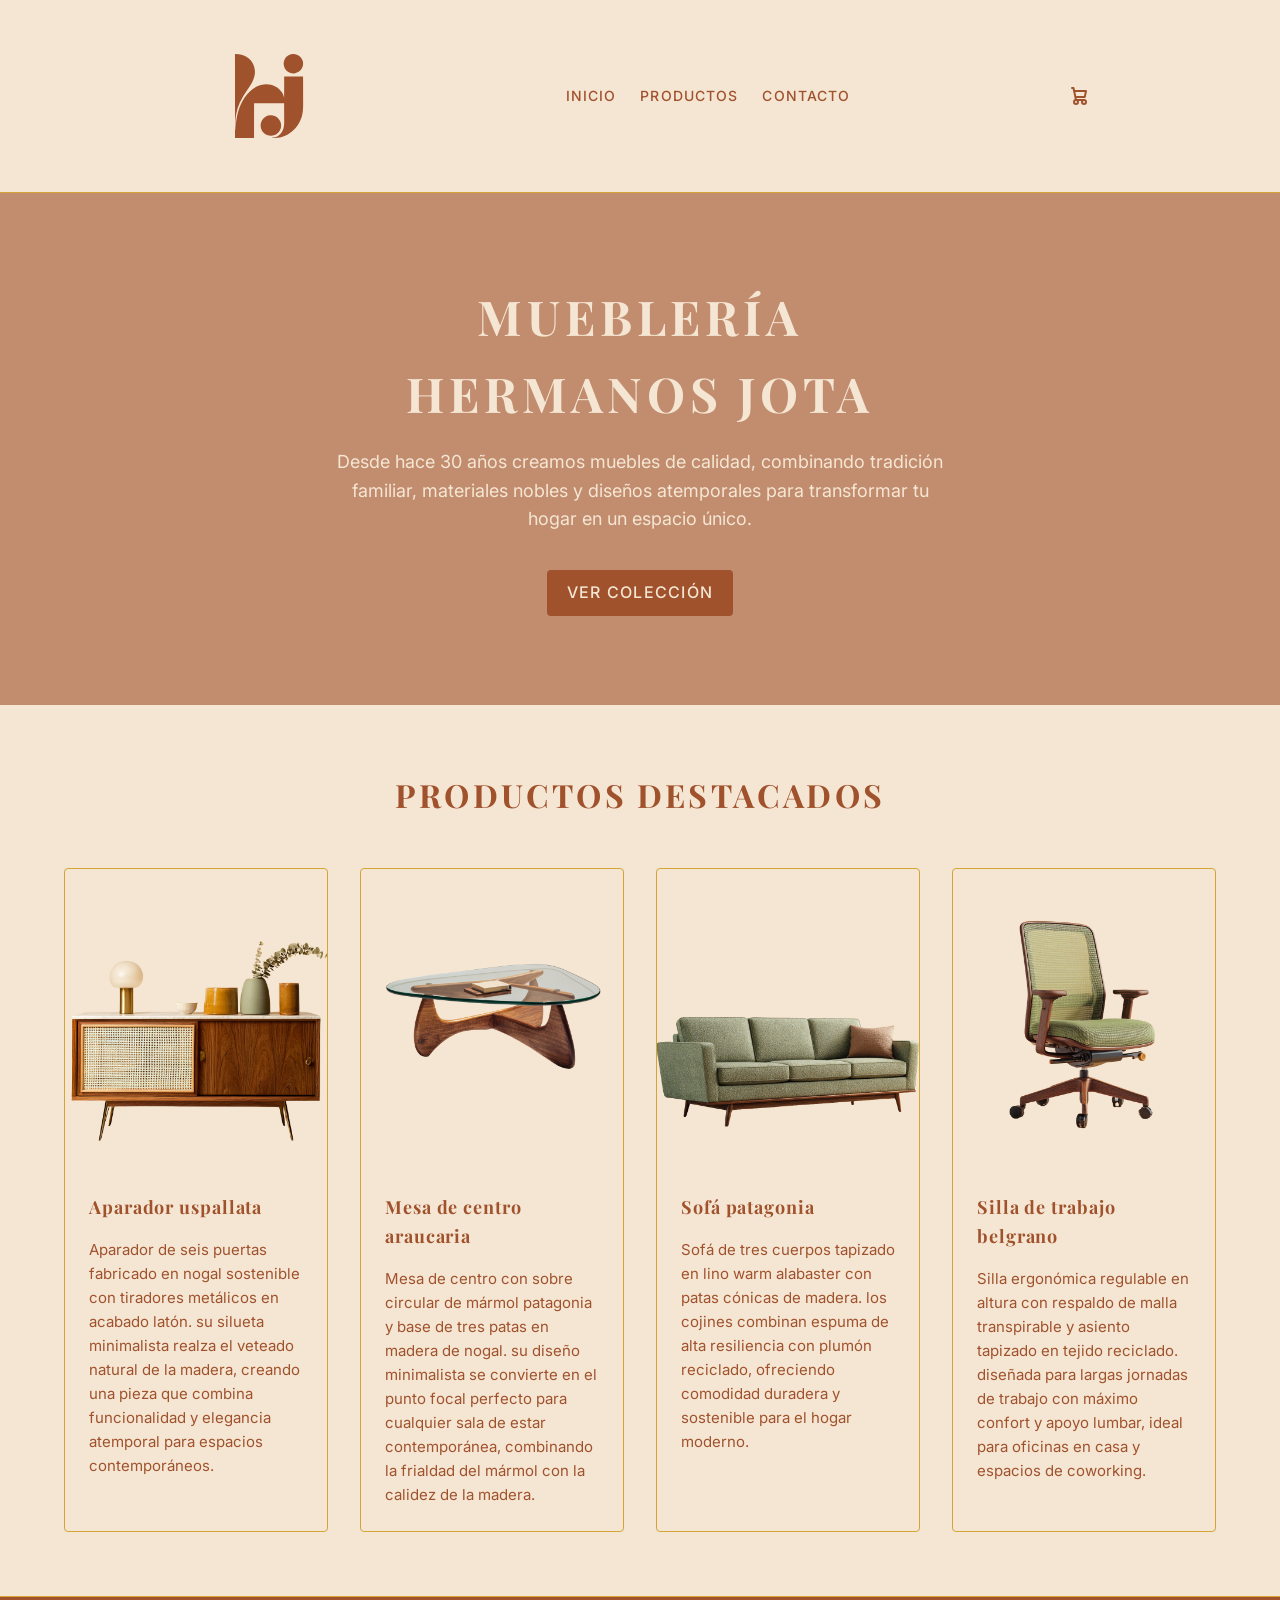
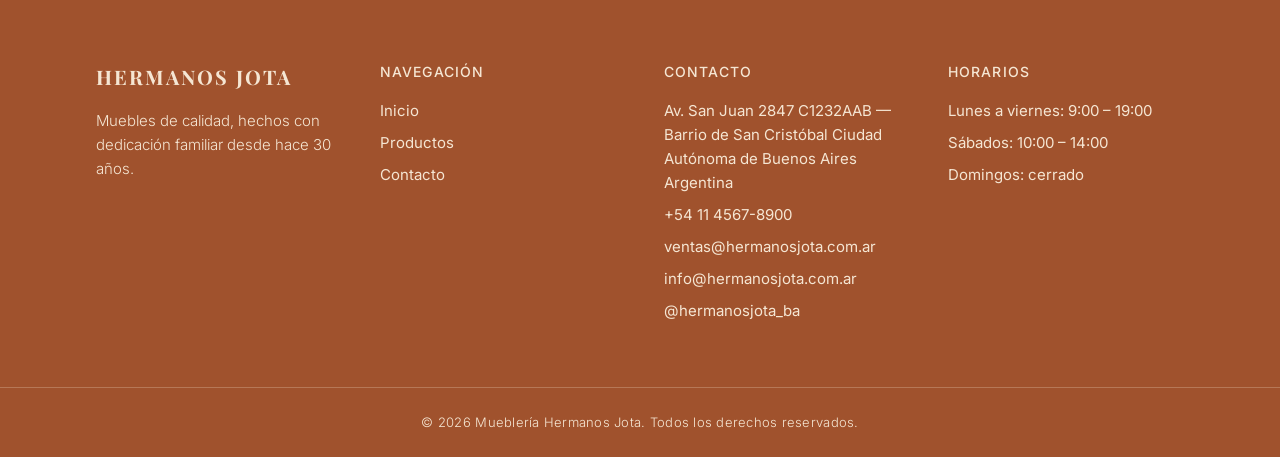
<file: index.html>
<!doctype html>
<html lang="es">
  <head>
    <meta charset="UTF-8" />
    <title>Mueblería Hermanos Jota</title>
    <meta name="viewport" content="width=device-width, initial-scale=1.0" />
    <link rel="stylesheet" href="muebleria-jota/styles/index.css" />
    <link rel="preconnect" href="https://fonts.googleapis.com" />
    <link rel="preconnect" href="https://fonts.gstatic.com" crossorigin />
    <link
      href="https://fonts.googleapis.com/css2?family=Inter:wght@300;400;500;700&family=Playfair+Display:wght@400;700&display=swap"
      rel="stylesheet"
    />
    <link
      rel="shortcut icon"
      href="muebleria-jota/assets/logo.svg"
      type="image/x-icon"
    />
    <script type="module" src="muebleria-jota/scripts/cart.js"></script>
    <script type="module" src="muebleria-jota/scripts/index.js"></script>
  </head>
  <body>
    <header class="header">
      <div class="header__inner">
        <a
          href="./index.html"
          class="header__logo"
          aria-label="Mueblería Hermanos Jota - Inicio"
        >
          <img
            src="muebleria-jota/assets/logo.svg"
            alt="Hermanos Jota"
            class="header__logo-img"
            width="120"
            height="48"
          />
        </a>
        <nav class="header__nav" aria-label="Navegación principal">
          <ul class="header__nav-list">
            <li><a href="./index.html" class="header__nav-link">Inicio</a></li>
            <li>
              <a
                href="muebleria-jota/pages/products.html"
                class="header__nav-link"
                >Productos</a
              >
            </li>
            <li>
              <a
                href="muebleria-jota/pages/contacto.html"
                class="header__nav-link"
                >Contacto</a
              >
            </li>
          </ul>
        </nav>
        <div class="header__cart">
          <p class="header__cart-number" id="cart-number"></p>
          <svg
            class="w-6 h-6 text-gray-800 dark:text-white"
            aria-hidden="true"
            xmlns="http://www.w3.org/2000/svg"
            width="24"
            height="24"
            fill="none"
            viewBox="0 0 24 24"
          >
            <path
              stroke="currentColor"
              stroke-linecap="round"
              stroke-linejoin="round"
              stroke-width="2"
              d="M5 4h1.5L9 16m0 0h8m-8 0a2 2 0 1 0 0 4 2 2 0 0 0 0-4Zm8 0a2 2 0 1 0 0 4 2 2 0 0 0 0-4Zm-8.5-3h9.25L19 7H7.312"
            />
          </svg>
        </div>
      </div>
    </header>
    <main>
      <section id="bienvenida" class="hero">
        <div class="hero__overlay" aria-hidden="true"></div>
        <div class="hero__content">
          <h1 class="hero__title">Mueblería Hermanos Jota</h1>
          <p class="hero__text">
            Desde hace 30 años creamos muebles de calidad, combinando tradición
            familiar, materiales nobles y diseños atemporales para transformar
            tu hogar en un espacio único.
          </p>
          <a href="#productos" class="button hero__cta">Ver colección</a>
        </div>
      </section>
      <section id="productos" class="productos">
        <div class="productos__inner">
          <h2 class="productos__title">Productos Destacados</h2>
          <div id="productos-grid" class="productos__grid"></div>
        </div>
      </section>
    </main>
    <footer id="contacto" class="footer">
      <div class="footer__inner">
        <div class="footer__brand">
          <p class="footer__name">Hermanos Jota</p>
          <p class="footer__tagline">
            Muebles de calidad, hechos con dedicación familiar desde hace 30
            años.
          </p>
        </div>
        <div class="footer__col">
          <h2 class="footer__heading">Navegación</h2>
          <ul class="footer__list">
            <li><a href="./index.html" class="footer__link">Inicio</a></li>
            <li>
              <a href="muebleria-jota/pages/products.html" class="footer__link"
                >Productos</a
              >
            </li>
            <li>
              <a href="muebleria-jota/pages/contacto.html" class="footer__link"
                >Contacto</a
              >
            </li>
          </ul>
        </div>
        <div class="footer__col">
          <h2 class="footer__heading">Contacto</h2>
          <address class="footer__address">
            <p>
              Av. San Juan 2847 C1232AAB — Barrio de San Cristóbal Ciudad
              Autónoma de Buenos Aires Argentina
            </p>
            <p>
              <a href="tel:+541112345678" class="footer__link"
                >+54 11 4567-8900</a
              >
            </p>
            <p>
              <a href="mailto:ventas@hermanosjota.com.ar" class="footer__link"
                >ventas@hermanosjota.com.ar</a
              >
            </p>
            <p>
              <a href="mailto:info@hermanosjota.com.ar" class="footer__link"
                >info@hermanosjota.com.ar</a
              >
            </p>
            <p>
              <a
                href="https://www.instagram.com/hermanosjota_ba/"
                class="footer__link"
                target="_blank"
                rel="noopener noreferrer"
                >@hermanosjota_ba</a
              >
            </p>
          </address>
        </div>
        <div class="footer__col">
          <h2 class="footer__heading">Horarios</h2>
          <ul class="footer__list">
            <li>Lunes a viernes: 9:00 – 19:00</li>
            <li>Sábados: 10:00 – 14:00</li>
            <li>Domingos: cerrado</li>
          </ul>
        </div>
      </div>
      <div class="footer__bottom">
        <p class="footer__copy">
          &copy; 2026 Mueblería Hermanos Jota. Todos los derechos reservados.
        </p>
      </div>
    </footer>
  </body>
</html>
</file>
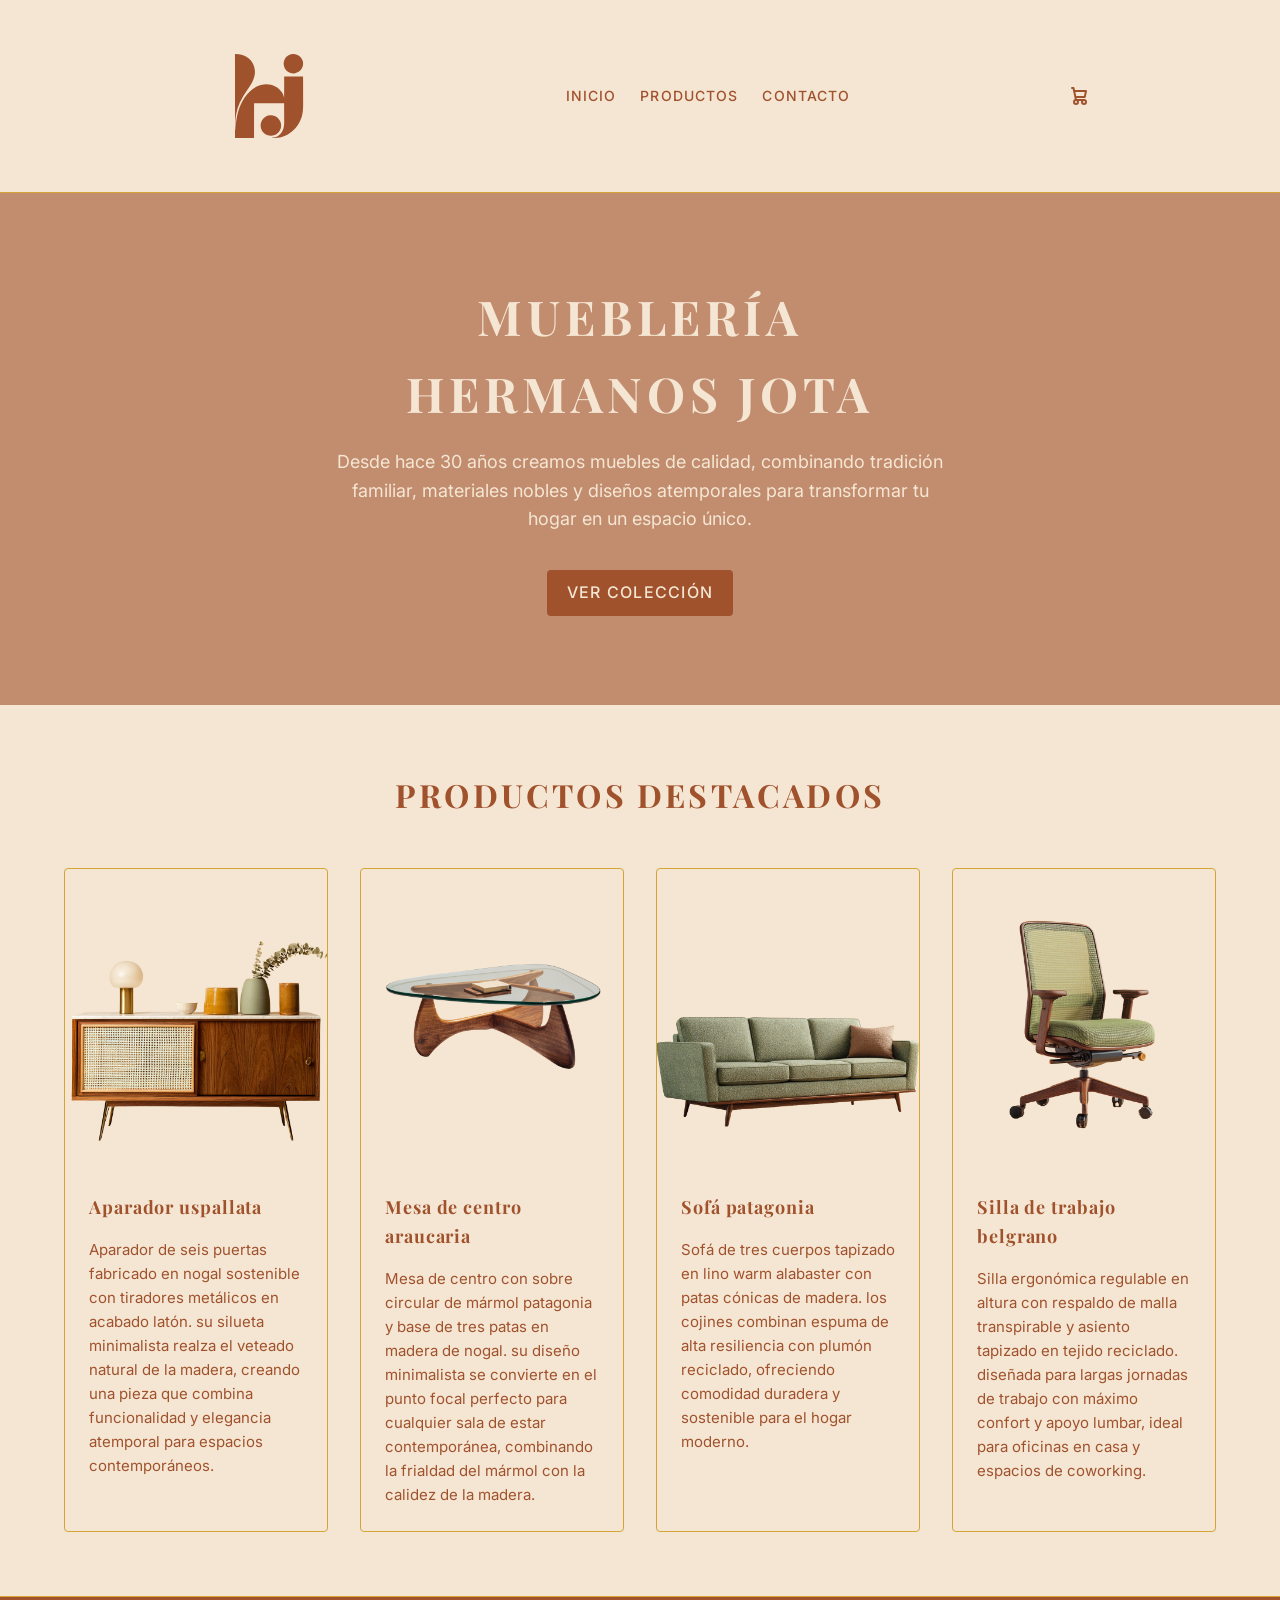
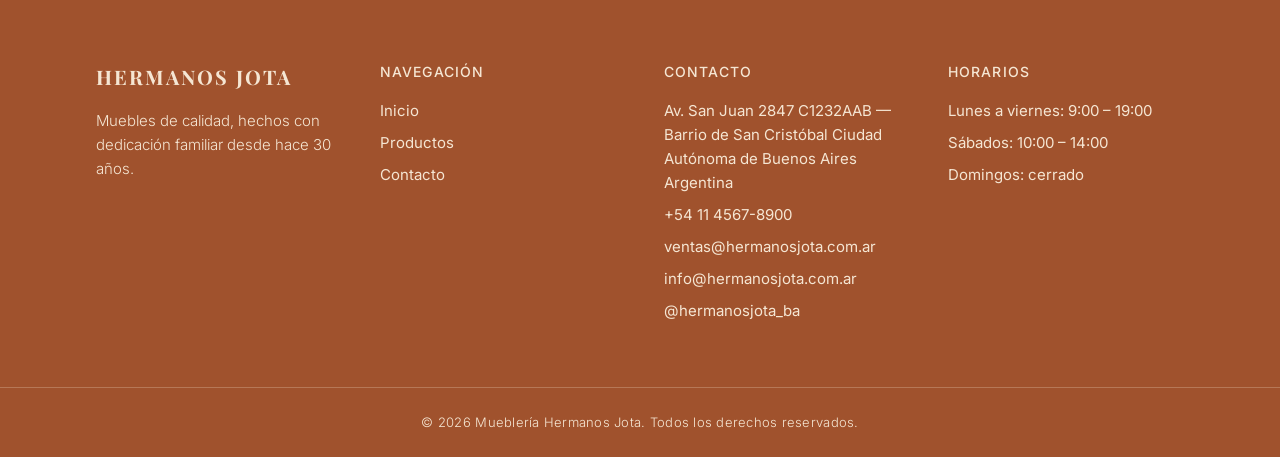
<file: muebleria-jota/pages/index.html>
<!doctype html>
<html lang="es">
  <head>
    <meta charset="UTF-8" />
    <title>Mueblería Hermanos Jota</title>
    <meta name="viewport" content="width=device-width, initial-scale=1.0" />
    <link rel="stylesheet" href="../styles/index.css" />
    <link rel="preconnect" href="https://fonts.googleapis.com" />
    <link rel="preconnect" href="https://fonts.gstatic.com" crossorigin />
    <link
      href="https://fonts.googleapis.com/css2?family=Inter:wght@300;400;500;700&family=Playfair+Display:wght@400;700&display=swap"
      rel="stylesheet"
    />
    <link rel="shortcut icon" href="../assets/logo.svg" type="image/x-icon" />
    <script type="module" src="../scripts/cart.js"></script>
    <script type="module" src="../scripts/index.js"></script>
  </head>
  <body>
    <header class="header">
      <div class="header__inner">
        <a
          href="./index.html"
          class="header__logo"
          aria-label="Mueblería Hermanos Jota - Inicio"
        >
          <img
            src="../assets/logo.svg"
            alt="Hermanos Jota"
            class="header__logo-img"
            width="120"
            height="48"
          />
        </a>
        <nav class="header__nav" aria-label="Navegación principal">
          <ul class="header__nav-list">
            <li><a href="./index.html" class="header__nav-link">Inicio</a></li>
            <li>
              <a href="./products.html" class="header__nav-link">Productos</a>
            </li>
            <li>
              <a href="./contacto.html" class="header__nav-link">Contacto</a>
            </li>
          </ul>
        </nav>
        <div class="header__cart">
          <p class="header__cart-number" id="cart-number"></p>
          <svg
            class="w-6 h-6 text-gray-800 dark:text-white"
            aria-hidden="true"
            xmlns="http://www.w3.org/2000/svg"
            width="24"
            height="24"
            fill="none"
            viewBox="0 0 24 24"
          >
            <path
              stroke="currentColor"
              stroke-linecap="round"
              stroke-linejoin="round"
              stroke-width="2"
              d="M5 4h1.5L9 16m0 0h8m-8 0a2 2 0 1 0 0 4 2 2 0 0 0 0-4Zm8 0a2 2 0 1 0 0 4 2 2 0 0 0 0-4Zm-8.5-3h9.25L19 7H7.312"
            />
          </svg>
        </div>
      </div>
    </header>
    <main>
      <section id="bienvenida" class="hero">
        <div class="hero__overlay" aria-hidden="true"></div>
        <div class="hero__content">
          <h1 class="hero__title">Mueblería Hermanos Jota</h1>
          <p class="hero__text">
            Desde hace 30 años creamos muebles de calidad, combinando tradición
            familiar, materiales nobles y diseños atemporales para transformar
            tu hogar en un espacio único.
          </p>
          <a href="#productos" class="button hero__cta">Ver colección</a>
        </div>
      </section>
      <section id="productos" class="productos">
        <div class="productos__inner">
          <h2 class="productos__title">Productos Destacados</h2>
          <div id="productos-grid" class="productos__grid"></div>
        </div>
      </section>
    </main>
    <footer id="contacto" class="footer">
      <div class="footer__inner">
        <div class="footer__brand">
          <p class="footer__name">Hermanos Jota</p>
          <p class="footer__tagline">
            Muebles de calidad, hechos con dedicación familiar desde hace 30
            años.
          </p>
        </div>
        <div class="footer__col">
          <h2 class="footer__heading">Navegación</h2>
          <ul class="footer__list">
            <li><a href="./index.html" class="footer__link">Inicio</a></li>
            <li>
              <a href="./products.html" class="footer__link">Productos</a>
            </li>
            <li><a href="./contacto.html" class="footer__link">Contacto</a></li>
          </ul>
        </div>
        <div class="footer__col">
          <h2 class="footer__heading">Contacto</h2>
          <address class="footer__address">
            <p>
              Av. San Juan 2847 C1232AAB — Barrio de San Cristóbal Ciudad
              Autónoma de Buenos Aires Argentina
            </p>
            <p>
              <a href="tel:+541112345678" class="footer__link"
                >+54 11 4567-8900</a
              >
            </p>
            <p>
              <a href="mailto:ventas@hermanosjota.com.ar" class="footer__link"
                >ventas@hermanosjota.com.ar</a
              >
            </p>
            <p>
              <a href="mailto:info@hermanosjota.com.ar" class="footer__link"
                >info@hermanosjota.com.ar</a
              >
            </p>
            <p>
              <a
                href="https://www.instagram.com/hermanosjota_ba/"
                class="footer__link"
                target="_blank"
                rel="noopener noreferrer"
                >@hermanosjota_ba</a
              >
            </p>
          </address>
        </div>
        <div class="footer__col">
          <h2 class="footer__heading">Horarios</h2>
          <ul class="footer__list">
            <li>Lunes a viernes: 9:00 – 19:00</li>
            <li>Sábados: 10:00 – 14:00</li>
            <li>Domingos: cerrado</li>
          </ul>
        </div>
      </div>
      <div class="footer__bottom">
        <p class="footer__copy">
          &copy; 2026 Mueblería Hermanos Jota. Todos los derechos reservados.
        </p>
      </div>
    </footer>
  </body>
</html>
</file>
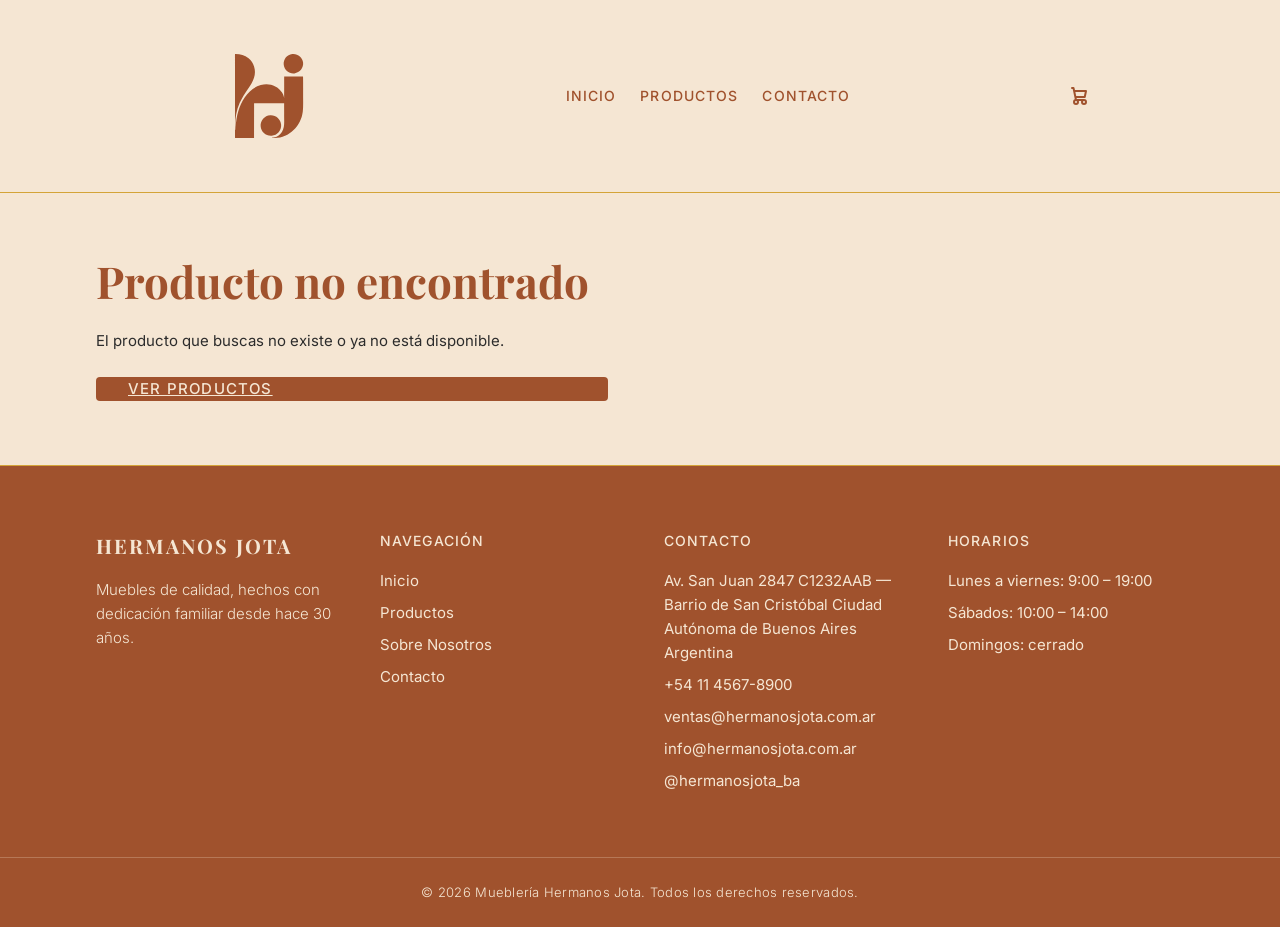
<file: muebleria-jota/product.html>
<!doctype html>
<html lang="es">
  <head>
    <meta charset="UTF-8" />
    <title>Mueblería Hermanos Jota</title>
    <meta name="viewport" content="width=device-width, initial-scale=1.0" />
    <link rel="stylesheet" href="index.css" />
    <link rel="stylesheet" href="product.css" />
    <link rel="preconnect" href="https://fonts.googleapis.com" />
    <link rel="preconnect" href="https://fonts.gstatic.com" crossorigin />
    <link
      href="https://fonts.googleapis.com/css2?family=Inter:wght@300;400;500;700&family=Playfair+Display:wght@400;700&display=swap"
      rel="stylesheet"
    />
    <link rel="shortcut icon" href="./assets/logo.svg" type="image/x-icon" />
    <script type="module" src="index.js"></script>
    <script type="module" src="cart.js"></script>
  </head>
  <body>
    <header class="header">
      <div class="header__inner">
        <a
          href="./index.html"
          class="header__logo"
          aria-label="Mueblería Hermanos Jota - Inicio"
        >
          <img
            src="assets/logo.svg"
            alt="Hermanos Jota"
            class="header__logo-img"
            width="120"
            height="48"
          />
        </a>
        <nav class="header__nav" aria-label="Navegación principal">
          <ul class="header__nav-list">
            <li><a href="./index.html" class="header__nav-link">Inicio</a></li>
            <li>
              <a href="./products.html" class="header__nav-link">Productos</a>
            </li>
            <li>
              <a href="./contacto.html" class="header__nav-link">Contacto</a>
            </li>
          </ul>
        </nav>
        <div class="header__cart">
          <p class="header__cart-number" id="cart-number"></p>
          <svg
            class="w-6 h-6 text-gray-800 dark:text-white"
            aria-hidden="true"
            xmlns="http://www.w3.org/2000/svg"
            width="24"
            height="24"
            fill="none"
            viewBox="0 0 24 24"
          >
            <path
              stroke="currentColor"
              stroke-linecap="round"
              stroke-linejoin="round"
              stroke-width="2"
              d="M5 4h1.5L9 16m0 0h8m-8 0a2 2 0 1 0 0 4 2 2 0 0 0 0-4Zm8 0a2 2 0 1 0 0 4 2 2 0 0 0 0-4Zm-8.5-3h9.25L19 7H7.312"
            />
          </svg>
        </div>
      </div>
    </header>
    <main id="product-container"></main>
    <footer id="contacto" class="footer">
      <div class="footer__inner">
        <div class="footer__brand">
          <p class="footer__name">Hermanos Jota</p>
          <p class="footer__tagline">
            Muebles de calidad, hechos con dedicación familiar desde hace 30
            años.
          </p>
        </div>
        <div class="footer__col">
          <h2 class="footer__heading">Navegación</h2>
          <ul class="footer__list">
            <li><a href="./index.html" class="footer__link">Inicio</a></li>
            <li><a href="#productos" class="footer__link">Productos</a></li>
            <li>
              <a href="#sobre-nosotros" class="footer__link">Sobre Nosotros</a>
            </li>
            <li><a href="./contacto.html" class="footer__link">Contacto</a></li>
          </ul>
        </div>
        <div class="footer__col">
          <h2 class="footer__heading">Contacto</h2>
          <address class="footer__address">
            <p>
              Av. San Juan 2847 C1232AAB — Barrio de San Cristóbal Ciudad
              Autónoma de Buenos Aires Argentina
            </p>
            <p>
              <a href="tel:+541112345678" class="footer__link"
                >+54 11 4567-8900</a
              >
            </p>
            <p>
              <a href="mailto:ventas@hermanosjota.com.ar" class="footer__link"
                >ventas@hermanosjota.com.ar</a
              >
            </p>
            <p>
              <a href="mailto:info@hermanosjota.com.ar" class="footer__link"
                >info@hermanosjota.com.ar</a
              >
            </p>
            <p>
              <a
                href="https://www.instagram.com/hermanosjota_ba/"
                class="footer__link"
                target="_blank"
                rel="noopener noreferrer"
                >@hermanosjota_ba</a
              >
            </p>
          </address>
        </div>
        <div class="footer__col">
          <h2 class="footer__heading">Horarios</h2>
          <ul class="footer__list">
            <li>Lunes a viernes: 9:00 – 19:00</li>
            <li>Sábados: 10:00 – 14:00</li>
            <li>Domingos: cerrado</li>
          </ul>
        </div>
      </div>
      <div class="footer__bottom">
        <p class="footer__copy">
          &copy; 2026 Mueblería Hermanos Jota. Todos los derechos reservados.
        </p>
      </div>
    </footer>
  </body>
</html>
</file>
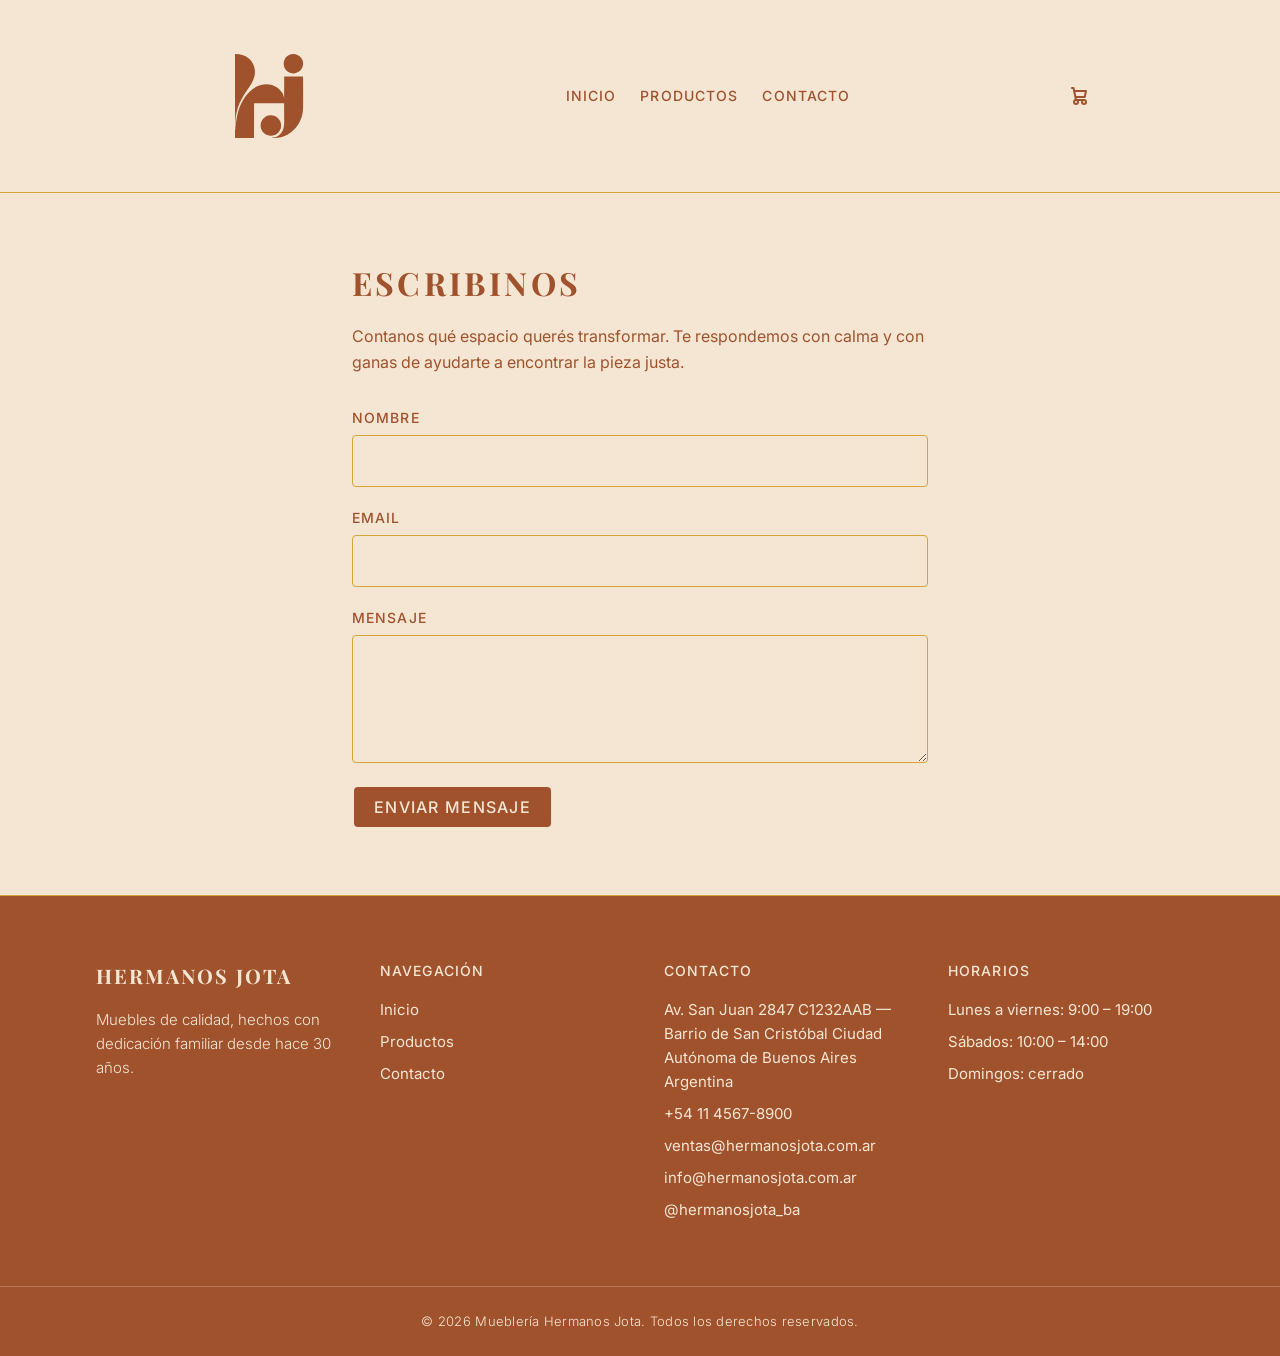
<file: muebleria-jota/pages/contacto.html>
<!doctype html>
<html lang="es">
  <head>
    <meta charset="UTF-8" />
    <title>Contacto — Mueblería Hermanos Jota</title>
    <meta name="viewport" content="width=device-width, initial-scale=1.0" />
    <link rel="stylesheet" href="../styles/index.css" />
    <link rel="stylesheet" href="../styles/contacto.css" />
    <link rel="preconnect" href="https://fonts.googleapis.com" />
    <link rel="preconnect" href="https://fonts.gstatic.com" crossorigin />
    <link
      href="https://fonts.googleapis.com/css2?family=Inter:wght@300;400;500;700&family=Playfair+Display:wght@400;700&display=swap"
      rel="stylesheet"
    />
    <link rel="shortcut icon" href="../assets/logo.svg" type="image/x-icon" />

    <script type="module" src="../scripts/cart.js"></script>
    <script type="module" src="../scripts/contacto.js"></script>
  </head>
  <body>
    <header class="header">
      <div class="header__inner">
        <a
          href="../../index.html"
          class="header__logo"
          aria-label="Mueblería Hermanos Jota - Inicio"
        >
          <img
            src="../assets/logo.svg"
            alt="Hermanos Jota"
            class="header__logo-img"
            width="120"
            height="48"
          />
        </a>
        <nav class="header__nav" aria-label="Navegación principal">
          <ul class="header__nav-list">
            <li>
              <a href="../../index.html" class="header__nav-link">Inicio</a>
            </li>
            <li>
              <a href="./products.html" class="header__nav-link">Productos</a>
            </li>
            <li>
              <a
                href="./contacto.html"
                class="header__nav-link"
                aria-current="page"
                >Contacto</a
              >
            </li>
          </ul>
        </nav>
        <div class="header__cart">
          <p class="header__cart-number" id="cart-number"></p>
          <svg
            class="w-6 h-6 text-gray-800 dark:text-white"
            aria-hidden="true"
            xmlns="http://www.w3.org/2000/svg"
            width="24"
            height="24"
            fill="none"
            viewBox="0 0 24 24"
          >
            <path
              stroke="currentColor"
              stroke-linecap="round"
              stroke-linejoin="round"
              stroke-width="2"
              d="M5 4h1.5L9 16m0 0h8m-8 0a2 2 0 1 0 0 4 2 2 0 0 0 0-4Zm8 0a2 2 0 1 0 0 4 2 2 0 0 0 0-4Zm-8.5-3h9.25L19 7H7.312"
            />
          </svg>
        </div>
      </div>
    </header>

    <main>
      <section class="contacto" aria-labelledby="contacto-titulo">
        <div class="contacto__inner">
          <h1 id="contacto-titulo" class="contacto__title">Escribinos</h1>
          <p class="contacto__intro">
            Contanos qué espacio querés transformar. Te respondemos con calma y
            con ganas de ayudarte a encontrar la pieza justa.
          </p>

          <form id="form-contacto" class="contacto__form" novalidate>
            <div class="form-field">
              <label for="nombre">Nombre</label>
              <input
                type="text"
                id="nombre"
                name="nombre"
                autocomplete="name"
                required
              />
              <p class="form-field__error" id="error-nombre" hidden></p>
            </div>

            <div class="form-field">
              <label for="email">Email</label>
              <input
                type="email"
                id="email"
                name="email"
                autocomplete="email"
                required
              />
              <p class="form-field__error" id="error-email" hidden></p>
            </div>

            <div class="form-field">
              <label for="mensaje">Mensaje</label>
              <textarea id="mensaje" name="mensaje" required></textarea>
              <p class="form-field__error" id="error-mensaje" hidden></p>
            </div>

            <button type="submit" class="button contacto__submit">
              Enviar mensaje
            </button>
          </form>
        </div>
      </section>
    </main>

    <footer class="footer">
      <div class="footer__inner">
        <div class="footer__brand">
          <p class="footer__name">Hermanos Jota</p>
          <p class="footer__tagline">
            Muebles de calidad, hechos con dedicación familiar desde hace 30
            años.
          </p>
        </div>
        <div class="footer__col">
          <h2 class="footer__heading">Navegación</h2>
          <ul class="footer__list">
            <li><a href="../../index.html" class="footer__link">Inicio</a></li>
            <li>
              <a href="./products.html" class="footer__link">Productos</a>
            </li>
            <li><a href="./contacto.html" class="footer__link">Contacto</a></li>
          </ul>
        </div>
        <div class="footer__col">
          <h2 class="footer__heading">Contacto</h2>
          <address class="footer__address">
            <p>
              Av. San Juan 2847 C1232AAB — Barrio de San Cristóbal Ciudad
              Autónoma de Buenos Aires Argentina
            </p>
            <p>
              <a href="tel:+541145678900" class="footer__link"
                >+54 11 4567-8900</a
              >
            </p>
            <p>
              <a href="mailto:ventas@hermanosjota.com.ar" class="footer__link"
                >ventas@hermanosjota.com.ar</a
              >
            </p>
            <p>
              <a href="mailto:info@hermanosjota.com.ar" class="footer__link"
                >info@hermanosjota.com.ar</a
              >
            </p>
            <p>
              <a
                href="https://www.instagram.com/hermanosjota_ba/"
                class="footer__link"
                target="_blank"
                rel="noopener noreferrer"
                >@hermanosjota_ba</a
              >
            </p>
          </address>
        </div>
        <div class="footer__col">
          <h2 class="footer__heading">Horarios</h2>
          <ul class="footer__list">
            <li>Lunes a viernes: 9:00 – 19:00</li>
            <li>Sábados: 10:00 – 14:00</li>
            <li>Domingos: cerrado</li>
          </ul>
        </div>
      </div>
      <div class="footer__bottom">
        <p class="footer__copy">
          &copy; 2026 Mueblería Hermanos Jota. Todos los derechos reservados.
        </p>
      </div>
    </footer>
  </body>
</html>
</file>
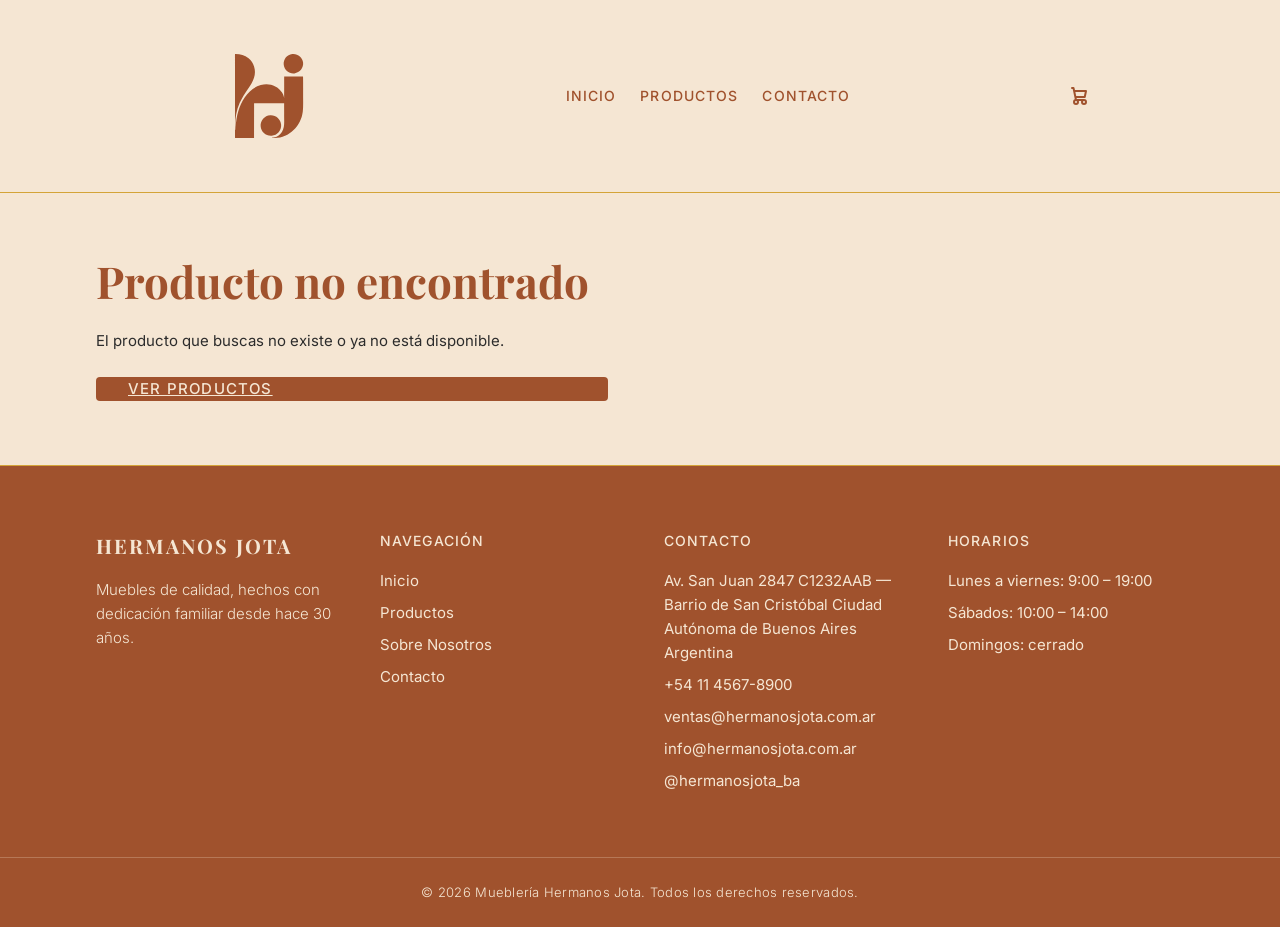
<file: muebleria-jota/pages/product.html>
<!doctype html>
<html lang="es">
  <head>
    <meta charset="UTF-8" />
    <title>Mueblería Hermanos Jota</title>
    <meta name="viewport" content="width=device-width, initial-scale=1.0" />
    <link rel="stylesheet" href="../styles/index.css" />
    <link rel="stylesheet" href="../styles/product.css" />
    <link rel="preconnect" href="https://fonts.googleapis.com" />
    <link rel="preconnect" href="https://fonts.gstatic.com" crossorigin />
    <link
      href="https://fonts.googleapis.com/css2?family=Inter:wght@300;400;500;700&family=Playfair+Display:wght@400;700&display=swap"
      rel="stylesheet"
    />
    <link rel="shortcut icon" href="../assets/logo.svg" type="image/x-icon" />
    <script type="module" src="../scripts/index.js"></script>
    <script type="module" src="../scripts/cart.js"></script>
  </head>
  <body>
    <header class="header">
      <div class="header__inner">
        <a
          href="../../index.html"
          class="header__logo"
          aria-label="Mueblería Hermanos Jota - Inicio"
        >
          <img
            src="../assets/logo.svg"
            alt="Hermanos Jota"
            class="header__logo-img"
            width="120"
            height="48"
          />
        </a>
        <nav class="header__nav" aria-label="Navegación principal">
          <ul class="header__nav-list">
            <li>
              <a href="../../index.html" class="header__nav-link">Inicio</a>
            </li>
            <li>
              <a href="./products.html" class="header__nav-link">Productos</a>
            </li>
            <li>
              <a href="./contacto.html" class="header__nav-link">Contacto</a>
            </li>
          </ul>
        </nav>
        <div class="header__cart">
          <p class="header__cart-number" id="cart-number"></p>
          <svg
            class="w-6 h-6 text-gray-800 dark:text-white"
            aria-hidden="true"
            xmlns="http://www.w3.org/2000/svg"
            width="24"
            height="24"
            fill="none"
            viewBox="0 0 24 24"
          >
            <path
              stroke="currentColor"
              stroke-linecap="round"
              stroke-linejoin="round"
              stroke-width="2"
              d="M5 4h1.5L9 16m0 0h8m-8 0a2 2 0 1 0 0 4 2 2 0 0 0 0-4Zm8 0a2 2 0 1 0 0 4 2 2 0 0 0 0-4Zm-8.5-3h9.25L19 7H7.312"
            />
          </svg>
        </div>
      </div>
    </header>
    <main id="product-container"></main>
    <footer id="contacto" class="footer">
      <div class="footer__inner">
        <div class="footer__brand">
          <p class="footer__name">Hermanos Jota</p>
          <p class="footer__tagline">
            Muebles de calidad, hechos con dedicación familiar desde hace 30
            años.
          </p>
        </div>
        <div class="footer__col">
          <h2 class="footer__heading">Navegación</h2>
          <ul class="footer__list">
            <li><a href="../../index.html" class="footer__link">Inicio</a></li>
            <li><a href="#productos" class="footer__link">Productos</a></li>
            <li>
              <a href="#sobre-nosotros" class="footer__link">Sobre Nosotros</a>
            </li>
            <li><a href="./contacto.html" class="footer__link">Contacto</a></li>
          </ul>
        </div>
        <div class="footer__col">
          <h2 class="footer__heading">Contacto</h2>
          <address class="footer__address">
            <p>
              Av. San Juan 2847 C1232AAB — Barrio de San Cristóbal Ciudad
              Autónoma de Buenos Aires Argentina
            </p>
            <p>
              <a href="tel:+541112345678" class="footer__link"
                >+54 11 4567-8900</a
              >
            </p>
            <p>
              <a href="mailto:ventas@hermanosjota.com.ar" class="footer__link"
                >ventas@hermanosjota.com.ar</a
              >
            </p>
            <p>
              <a href="mailto:info@hermanosjota.com.ar" class="footer__link"
                >info@hermanosjota.com.ar</a
              >
            </p>
            <p>
              <a
                href="https://www.instagram.com/hermanosjota_ba/"
                class="footer__link"
                target="_blank"
                rel="noopener noreferrer"
                >@hermanosjota_ba</a
              >
            </p>
          </address>
        </div>
        <div class="footer__col">
          <h2 class="footer__heading">Horarios</h2>
          <ul class="footer__list">
            <li>Lunes a viernes: 9:00 – 19:00</li>
            <li>Sábados: 10:00 – 14:00</li>
            <li>Domingos: cerrado</li>
          </ul>
        </div>
      </div>
      <div class="footer__bottom">
        <p class="footer__copy">
          &copy; 2026 Mueblería Hermanos Jota. Todos los derechos reservados.
        </p>
      </div>
    </footer>
  </body>
</html>
</file>
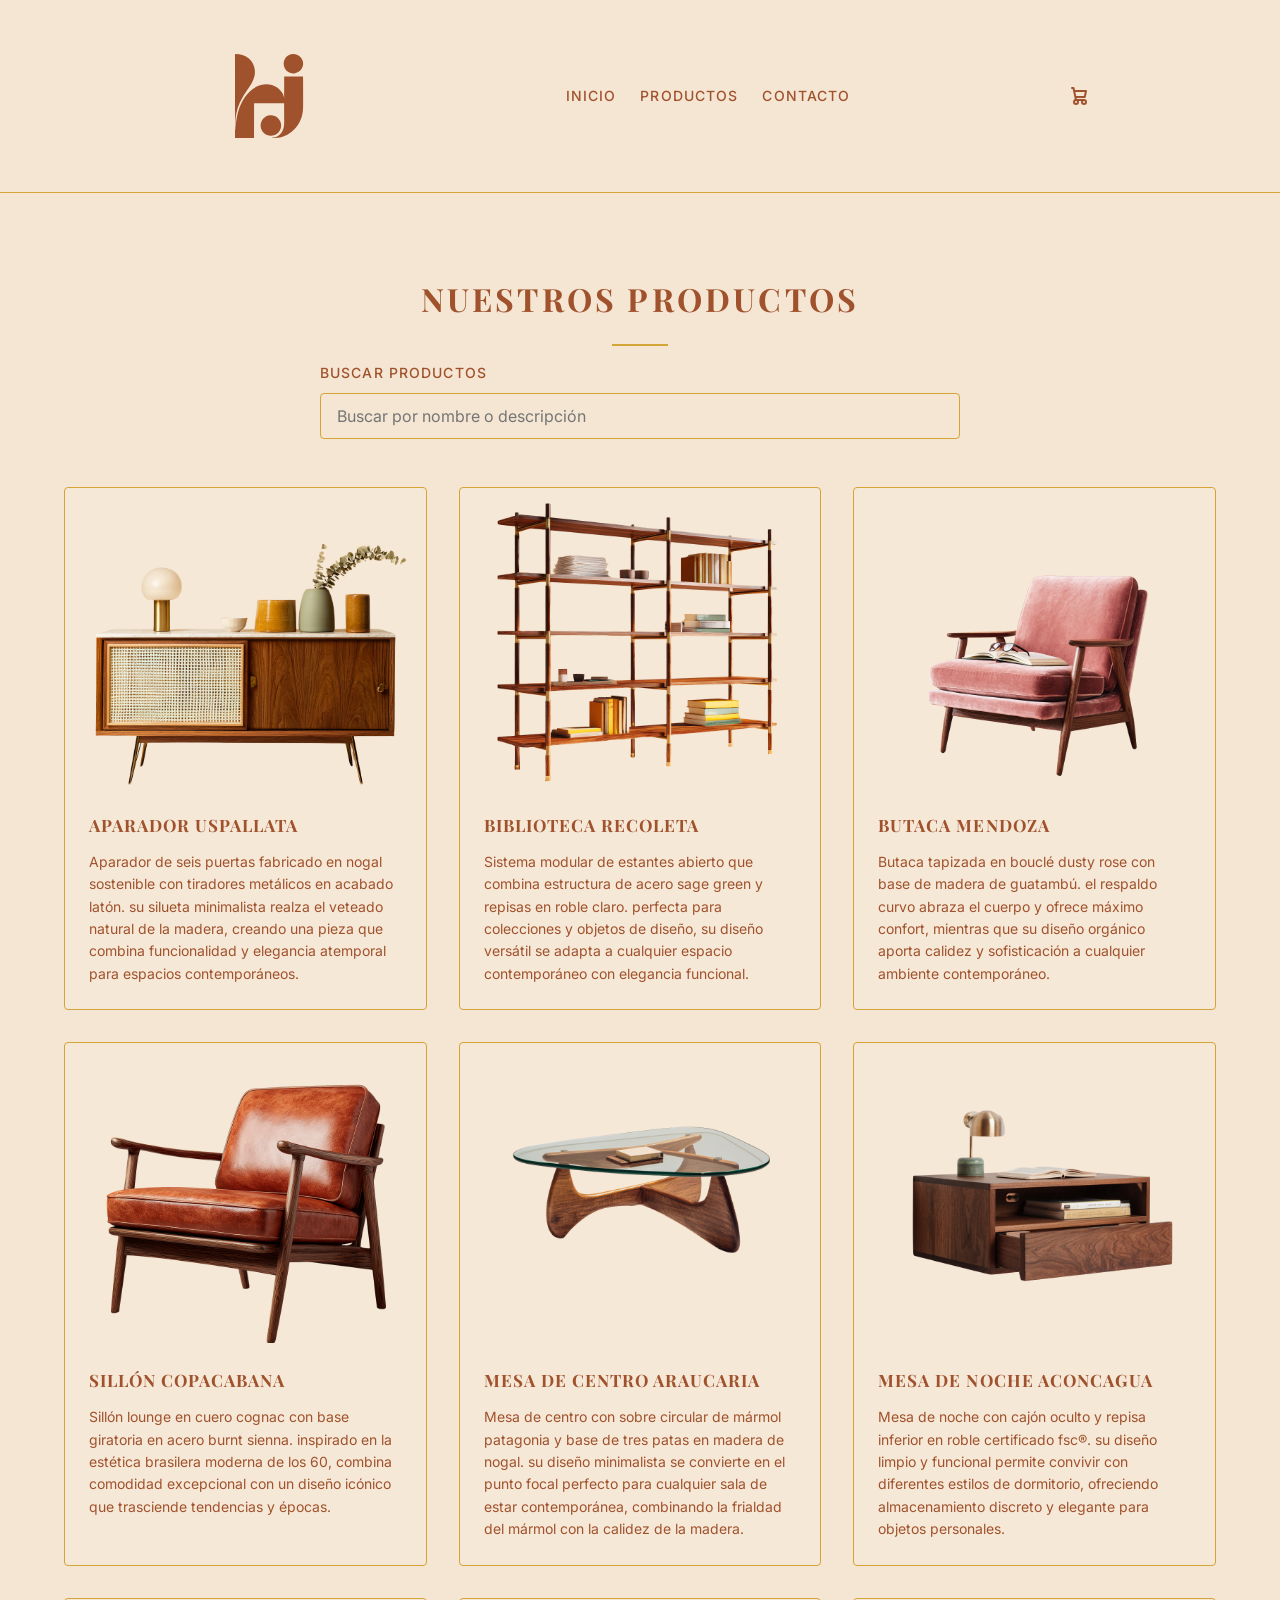
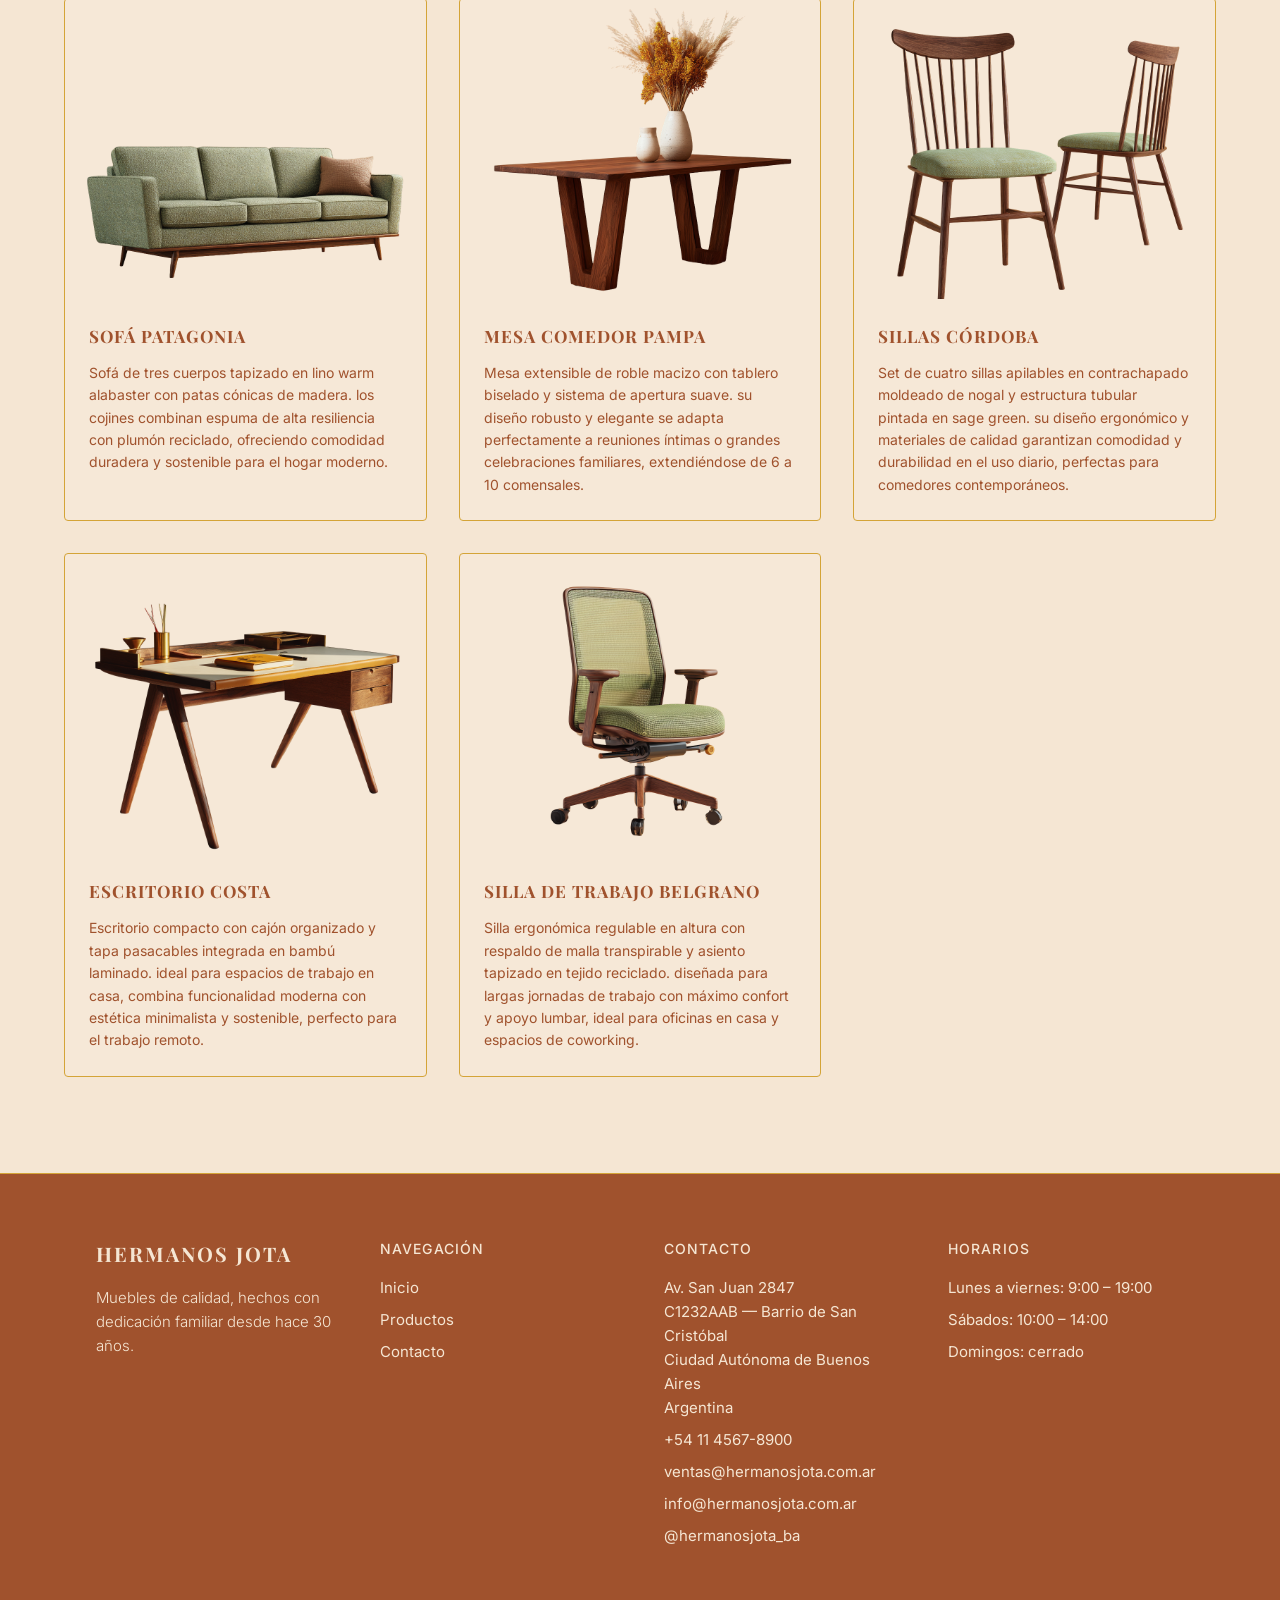
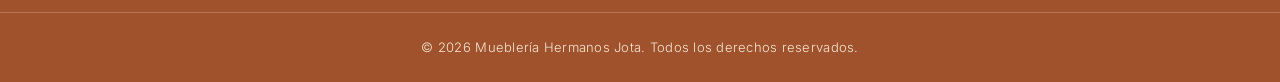
<file: muebleria-jota/pages/products.html>
<!doctype html>

<html lang="es">
  <head>
    <meta charset="UTF-8" />
    <title>Productos | Mueblería Hermanos Jota</title>
    <meta name="viewport" content="width=device-width, initial-scale=1.0" />
    <link rel="stylesheet" href="../styles/index.css" />
    <link rel="stylesheet" href="../styles/products.css" />

    <link rel="preconnect" href="https://fonts.googleapis.com" />
    <link rel="preconnect" href="https://fonts.gstatic.com" crossorigin />
    <link
      href="https://fonts.googleapis.com/css2?family=Inter:wght@300;400;500;700&family=Playfair+Display:wght@400;700&display=swap"
      rel="stylesheet"
    />
    <link rel="shortcut icon" href="../assets/logo.svg" type="image/x-icon" />

    <script type="module" src="../scripts/index.js"></script>
    <script type="module" src="../scripts/cart.js"></script>
  </head>
  <body>
    <header class="header">
      <div class="header__inner">
        <a
          href="../../index.html"
          class="header__logo"
          aria-label="Mueblería Hermanos Jota - Inicio"
        >
          <img
            src="../assets/logo.svg"
            alt="Hermanos Jota"
            class="header__logo-img"
            width="120"
            height="48"
          />
        </a>
        <nav class="header__nav" aria-label="Navegación principal">
          <ul class="header__nav-list">
            <li>
              <a href="../../index.html" class="header__nav-link">Inicio</a>
            </li>
            <li>
              <a href="./products.html" class="header__nav-link">Productos</a>
            </li>
            <li>
              <a href="./contacto.html" class="header__nav-link">Contacto</a>
            </li>
          </ul>
        </nav>
        <div class="header__cart">
          <p class="header__cart-number" id="cart-number"></p>
          <svg
            class="w-6 h-6 text-gray-800 dark:text-white"
            aria-hidden="true"
            xmlns="http://www.w3.org/2000/svg"
            width="24"
            height="24"
            fill="none"
            viewBox="0 0 24 24"
          >
            <path
              stroke="currentColor"
              stroke-linecap="round"
              stroke-linejoin="round"
              stroke-width="2"
              d="M5 4h1.5L9 16m0 0h8m-8 0a2 2 0 1 0 0 4 2 2 0 0 0 0-4Zm8 0a2 2 0 1 0 0 4 2 2 0 0 0 0-4Zm-8.5-3h9.25L19 7H7.312"
            />
          </svg>
        </div>
      </div>
    </header>

    <main>
      <section class="productos productos--catalogo">
        <div class="productos__inner">
          <h1 class="productos__title">Nuestros productos</h1>

          <div class="productos__search">
            <label for="busqueda-productos">Buscar productos</label>
            <input
              type="search"
              id="busqueda-productos"
              placeholder="Buscar por nombre o descripción"
              autocomplete="off"
            />
          </div>

          <div id="productos-grid" class="productos__grid"></div>
        </div>
      </section>
    </main>

    <footer id="contacto" class="footer">
      <div class="footer__inner">
        <div class="footer__brand">
          <p class="footer__name">Hermanos Jota</p>
          <p class="footer__tagline">
            Muebles de calidad, hechos con dedicación familiar desde hace 30
            años.
          </p>
        </div>

        <div class="footer__col">
          <h2 class="footer__heading">Navegación</h2>
          <ul class="footer__list">
            <li>
              <a href="../../index.html" class="footer__link">Inicio</a>
            </li>
            <li>
              <a href="./products.html" class="footer__link">Productos</a>
            </li>
            <li>
              <a href="./contacto.html" class="footer__link">Contacto</a>
            </li>
          </ul>
        </div>

        <div class="footer__col">
          <h2 class="footer__heading">Contacto</h2>

          <address class="footer__address">
            <p>
              Av. San Juan 2847<br />
              C1232AAB — Barrio de San Cristóbal<br />
              Ciudad Autónoma de Buenos Aires<br />
              Argentina
            </p>

            <p>
              <a href="tel:+541112345678" class="footer__link">
                +54 11 4567-8900
              </a>
            </p>

            <p>
              <a href="mailto:ventas@hermanosjota.com.ar" class="footer__link">
                ventas@hermanosjota.com.ar
              </a>
            </p>

            <p>
              <a href="mailto:info@hermanosjota.com.ar" class="footer__link">
                info@hermanosjota.com.ar
              </a>
            </p>

            <p>
              <a
                href="https://www.instagram.com/hermanosjota_ba/"
                class="footer__link"
                target="_blank"
                rel="noopener noreferrer"
              >
                @hermanosjota_ba
              </a>
            </p>
          </address>
        </div>

        <div class="footer__col">
          <h2 class="footer__heading">Horarios</h2>

          <ul class="footer__list">
            <li>Lunes a viernes: 9:00 – 19:00</li>
            <li>Sábados: 10:00 – 14:00</li>
            <li>Domingos: cerrado</li>
          </ul>
        </div>
      </div>

      <div class="footer__bottom">
        <p class="footer__copy">
          &copy; 2026 Mueblería Hermanos Jota. Todos los derechos reservados.
        </p>
      </div>
    </footer>
  </body>
</html>
</file>
<file: muebleria-jota/styles/index.css>
:root {
  --color-primary: #a0522d;
  --color-secondary: #87a96b;
  --color-bg: #f5e6d3;
  --color-accent: #d4a437;
  --color-accent-soft: #c47a6d;
  --color-text: #a0522d;
  --color-border: #d4a437;

  --font-primary: "Inter", sans-serif;
  --font-display: "Playfair Display", serif;

  --spacing-base: 1rem;
  --border-radius: 4px;

  --logo-min-width: 120px;
  --logo-clearspace: 1.25rem;
}

*,
*::before,
*::after {
  box-sizing: border-box;
}

body {
  margin: 0;
  font-family: var(--font-primary);
  font-weight: 400;
  font-size: 1rem;
  line-height: 1.6;
  color: var(--color-text);
  background-color: var(--color-bg);
}

.header {
  background-color: var(--color-bg);
  border-bottom: 1px solid var(--color-border);
}

.header__inner {
  display: flex;
  align-items: center;
  justify-content: space-around;
  gap: calc(var(--spacing-base) * 2);
  max-width: 72rem;
  margin: 0 auto;
  padding: var(--spacing-base) calc(var(--spacing-base) * 2);
}

.header__logo {
  display: flex;
  align-items: center;
  flex-shrink: 0;
  padding: var(--logo-clearspace);
  text-decoration: none;
}

.header__logo-img {
  display: block;
  width: var(--logo-min-width);
  height: auto;
  object-fit: contain;
}

.header__nav-list {
  display: flex;
  flex-wrap: wrap;
  align-items: center;
  justify-content: flex-end;
  gap: calc(var(--spacing-base) * 1.5);
  margin: 0;
  padding: 0;
  list-style: none;
}

.header__cart {
  vertical-align: text-top;
  position: relative;
  display: flex;
  align-items: center;
  justify-content: center;
}

.header__cart-number {
  position: absolute;
  font-size: 0.7rem;
  bottom: 0.3rem;
  font-weight: bold;
}

.header__nav-link {
  font-family: var(--font-primary);
  font-weight: 500;
  font-size: 0.875rem;
  letter-spacing: 0.08em;
  text-transform: uppercase;
  text-decoration: none;
  color: var(--color-primary);
  transition: color 0.2s ease;
}

.header__nav-link:hover,
.header__nav-link:focus-visible {
  color: var(--color-secondary);
}

.hero {
  position: relative;
  display: flex;
  align-items: center;
  justify-content: center;
  min-height: 32rem;
  overflow: hidden;
}

.hero__overlay {
  position: absolute;
  inset: 0;
  background-color: color-mix(in srgb, var(--color-primary) 60%, transparent);
}

.hero__content {
  position: relative;
  z-index: 1;
  max-width: 42rem;
  margin: 0 auto;
  padding: calc(var(--spacing-base) * 4) calc(var(--spacing-base) * 2);
  text-align: center;
}

.hero__title {
  margin: 0 0 var(--spacing-base);
  font-family: var(--font-display);
  font-weight: 700;
  font-size: clamp(2rem, 5vw, 3rem);
  letter-spacing: 0.1em;
  text-transform: uppercase;
  color: var(--color-bg);
}

.hero__text {
  margin: 0 0 calc(var(--spacing-base) * 2);
  font-family: var(--font-primary);
  font-weight: 400;
  font-size: 1.125rem;
  line-height: 1.6;
  color: var(--color-bg);
}

.hero__cta {
  margin: 0;
}

.productos {
  padding: calc(var(--spacing-base) * 4) calc(var(--spacing-base) * 2);
}

.productos__inner {
  max-width: 72rem;
  margin: 0 auto;
}

.productos__title {
  margin: 0 0 calc(var(--spacing-base) * 3);
  font-family: var(--font-display);
  font-weight: 700;
  font-size: clamp(1.5rem, 3vw, 2rem);
  letter-spacing: 0.1em;
  text-transform: uppercase;
  text-align: center;
  color: var(--color-primary);
}

.productos__grid {
  display: flex;
  flex-wrap: wrap;
  gap: calc(var(--spacing-base) * 2);
}

.producto-card {
  display: flex;
  flex-direction: column;
  flex: 1 1 16rem;
  border: 1px solid var(--color-border);
  border-radius: var(--border-radius);
  overflow: hidden;
  background-color: var(--color-bg);
  text-decoration: none;
}

.producto-card__image {
  width: 100%;
  aspect-ratio: 4 / 3;
  object-fit: cover;
  object-position: center;
}

.producto-card__body {
  display: flex;
  flex-direction: column;
  flex: 1;
  gap: var(--spacing-base);
  padding: calc(var(--spacing-base) * 1.5);
}

.producto-card__title {
  margin: 0;
  font-family: var(--font-display);
  font-weight: 700;
  font-size: 1.125rem;
  letter-spacing: 0.05em;
  color: var(--color-primary);
}

.producto-card__text {
  margin: 0;
  font-family: var(--font-primary);
  font-weight: 400;
  font-size: 0.9375rem;
  line-height: 1.6;
  color: var(--color-text);
}

.footer {
  background-color: var(--color-primary);
  color: var(--color-bg);
  border-top: 1px solid var(--color-border);
}

.footer__inner {
  display: flex;
  flex-wrap: wrap;
  gap: calc(var(--spacing-base) * 3);
  max-width: 72rem;
  margin: 0 auto;
  padding: calc(var(--spacing-base) * 4) calc(var(--spacing-base) * 2);
}

.footer__col,
.footer__brand {
  flex: 1 1 12rem;
}

.footer__name {
  margin: 0 0 var(--spacing-base);
  font-family: var(--font-display);
  font-weight: 700;
  font-size: 1.25rem;
  letter-spacing: 0.1em;
  text-transform: uppercase;
  color: var(--color-bg);
}

.footer__tagline {
  margin: 0;
  font-family: var(--font-primary);
  font-weight: 300;
  font-size: 0.9375rem;
  line-height: 1.6;
  color: var(--color-bg);
}

.footer__heading {
  margin: 0 0 var(--spacing-base);
  font-family: var(--font-primary);
  font-weight: 500;
  font-size: 0.875rem;
  letter-spacing: 0.08em;
  text-transform: uppercase;
  color: var(--color-bg);
}

.footer__list {
  margin: 0;
  padding: 0;
  list-style: none;
}

.footer__list li {
  margin-bottom: calc(var(--spacing-base) * 0.5);
  font-family: var(--font-primary);
  font-weight: 400;
  font-size: 0.9375rem;
  line-height: 1.6;
}

.footer__list li:last-child {
  margin-bottom: 0;
}

.footer__address {
  font-style: normal;
}

.footer__address p {
  margin: 0 0 calc(var(--spacing-base) * 0.5);
  font-family: var(--font-primary);
  font-weight: 400;
  font-size: 0.9375rem;
  line-height: 1.6;
}

.footer__address p:last-child {
  margin-bottom: 0;
}

.footer__link {
  color: var(--color-bg);
  text-decoration: none;
  transition: color 0.2s ease;
}

.footer__link:hover,
.footer__link:focus-visible {
  color: var(--color-accent);
}

.footer__bottom {
  border-top: 1px solid color-mix(in srgb, var(--color-bg) 25%, transparent);
  padding: calc(var(--spacing-base) * 1.5) calc(var(--spacing-base) * 2);
  text-align: center;
}

.footer__copy {
  margin: 0;
  font-family: var(--font-primary);
  font-weight: 300;
  font-size: 0.8125rem;
  letter-spacing: 0.02em;
  color: var(--color-bg);
}

.button {
  background-color: var(--color-primary);
  border: none;
  color: var(--color-bg);
  padding: 10px 20px;
  text-align: center;
  text-decoration: none;
  display: inline-block;
  font-family: var(--font-primary);
  font-weight: 500;
  font-size: 16px;
  letter-spacing: 0.08em;
  text-transform: uppercase;
  margin: 4px 2px;
  cursor: pointer;
  border-radius: var(--border-radius);
}

@media (max-width: 640px) {
  .header__inner {
    flex-direction: column;
    align-items: flex-start;
    gap: var(--spacing-base);
    padding: var(--spacing-base);
  }

  .header__logo {
    padding: 0;
  }

  .header__nav {
    width: 100%;
  }

  .header__nav-list {
    justify-content: flex-start;
    gap: var(--spacing-base);
  }

  .header__nav-link {
    font-size: 0.75rem;
  }

  .hero {
    min-height: 24rem;
  }

  .hero__content {
    padding: calc(var(--spacing-base) * 3) var(--spacing-base);
  }

  .hero__text {
    font-size: 1rem;
  }

  .productos {
    padding: calc(var(--spacing-base) * 3) var(--spacing-base);
  }

  .footer__inner {
    flex-direction: column;
    gap: calc(var(--spacing-base) * 2);
    padding: calc(var(--spacing-base) * 3) var(--spacing-base);
  }

  .footer__bottom {
    padding-right: var(--spacing-base);
    padding-left: var(--spacing-base);
  }
}
</file>
<file: muebleria-jota/index.css>
:root {
  --color-primary: #a0522d;
  --color-secondary: #87a96b;
  --color-bg: #f5e6d3;
  --color-accent: #d4a437;
  --color-accent-soft: #c47a6d;
  --color-text: #a0522d;
  --color-border: #d4a437;

  --font-primary: "Inter", sans-serif;
  --font-display: "Playfair Display", serif;

  --spacing-base: 1rem;
  --border-radius: 4px;

  --logo-min-width: 120px;
  --logo-clearspace: 1.25rem;
}

*,
*::before,
*::after {
  box-sizing: border-box;
}

body {
  margin: 0;
  font-family: var(--font-primary);
  font-weight: 400;
  font-size: 1rem;
  line-height: 1.6;
  color: var(--color-text);
  background-color: var(--color-bg);
}

.header {
  background-color: var(--color-bg);
  border-bottom: 1px solid var(--color-border);
}

.header__inner {
  display: flex;
  align-items: center;
  justify-content: space-around;
  gap: calc(var(--spacing-base) * 2);
  max-width: 72rem;
  margin: 0 auto;
  padding: var(--spacing-base) calc(var(--spacing-base) * 2);
}

.header__logo {
  display: flex;
  align-items: center;
  flex-shrink: 0;
  padding: var(--logo-clearspace);
  text-decoration: none;
}

.header__logo-img {
  display: block;
  width: var(--logo-min-width);
  height: auto;
  object-fit: contain;
}

.header__nav-list {
  display: flex;
  flex-wrap: wrap;
  align-items: center;
  justify-content: flex-end;
  gap: calc(var(--spacing-base) * 1.5);
  margin: 0;
  padding: 0;
  list-style: none;
}

.header__cart {
  vertical-align: text-top;
  position: relative;
  display: flex;
  align-items: center;
  justify-content: center;
}

.header__cart-number {
  position: absolute;
  font-size: 0.7rem;
  bottom: 0.3rem;
  font-weight: bold;
}

.header__nav-link {
  font-family: var(--font-primary);
  font-weight: 500;
  font-size: 0.875rem;
  letter-spacing: 0.08em;
  text-transform: uppercase;
  text-decoration: none;
  color: var(--color-primary);
  transition: color 0.2s ease;
}

.header__nav-link:hover,
.header__nav-link:focus-visible {
  color: var(--color-secondary);
}

.hero {
  position: relative;
  display: flex;
  align-items: center;
  justify-content: center;
  min-height: 32rem;
  overflow: hidden;
}

.hero__overlay {
  position: absolute;
  inset: 0;
  background-color: color-mix(in srgb, var(--color-primary) 60%, transparent);
}

.hero__content {
  position: relative;
  z-index: 1;
  max-width: 42rem;
  margin: 0 auto;
  padding: calc(var(--spacing-base) * 4) calc(var(--spacing-base) * 2);
  text-align: center;
}

.hero__title {
  margin: 0 0 var(--spacing-base);
  font-family: var(--font-display);
  font-weight: 700;
  font-size: clamp(2rem, 5vw, 3rem);
  letter-spacing: 0.1em;
  text-transform: uppercase;
  color: var(--color-bg);
}

.hero__text {
  margin: 0 0 calc(var(--spacing-base) * 2);
  font-family: var(--font-primary);
  font-weight: 400;
  font-size: 1.125rem;
  line-height: 1.6;
  color: var(--color-bg);
}

.hero__cta {
  margin: 0;
}

.productos {
  padding: calc(var(--spacing-base) * 4) calc(var(--spacing-base) * 2);
}

.productos__inner {
  max-width: 72rem;
  margin: 0 auto;
}

.productos__title {
  margin: 0 0 calc(var(--spacing-base) * 3);
  font-family: var(--font-display);
  font-weight: 700;
  font-size: clamp(1.5rem, 3vw, 2rem);
  letter-spacing: 0.1em;
  text-transform: uppercase;
  text-align: center;
  color: var(--color-primary);
}

.productos__grid {
  display: flex;
  flex-wrap: wrap;
  gap: calc(var(--spacing-base) * 2);
}

.producto-card {
  display: flex;
  flex-direction: column;
  flex: 1 1 16rem;
  border: 1px solid var(--color-border);
  border-radius: var(--border-radius);
  overflow: hidden;
  background-color: var(--color-bg);
  text-decoration: none;
}

.producto-card__image {
  width: 100%;
  aspect-ratio: 4 / 3;
  object-fit: cover;
  object-position: center;
}

.producto-card__body {
  display: flex;
  flex-direction: column;
  flex: 1;
  gap: var(--spacing-base);
  padding: calc(var(--spacing-base) * 1.5);
}

.producto-card__title {
  margin: 0;
  font-family: var(--font-display);
  font-weight: 700;
  font-size: 1.125rem;
  letter-spacing: 0.05em;
  color: var(--color-primary);
}

.producto-card__text {
  margin: 0;
  font-family: var(--font-primary);
  font-weight: 400;
  font-size: 0.9375rem;
  line-height: 1.6;
  color: var(--color-text);
}

.footer {
  background-color: var(--color-primary);
  color: var(--color-bg);
  border-top: 1px solid var(--color-border);
}

.footer__inner {
  display: flex;
  flex-wrap: wrap;
  gap: calc(var(--spacing-base) * 3);
  max-width: 72rem;
  margin: 0 auto;
  padding: calc(var(--spacing-base) * 4) calc(var(--spacing-base) * 2);
}

.footer__col,
.footer__brand {
  flex: 1 1 12rem;
}

.footer__name {
  margin: 0 0 var(--spacing-base);
  font-family: var(--font-display);
  font-weight: 700;
  font-size: 1.25rem;
  letter-spacing: 0.1em;
  text-transform: uppercase;
  color: var(--color-bg);
}

.footer__tagline {
  margin: 0;
  font-family: var(--font-primary);
  font-weight: 300;
  font-size: 0.9375rem;
  line-height: 1.6;
  color: var(--color-bg);
}

.footer__heading {
  margin: 0 0 var(--spacing-base);
  font-family: var(--font-primary);
  font-weight: 500;
  font-size: 0.875rem;
  letter-spacing: 0.08em;
  text-transform: uppercase;
  color: var(--color-bg);
}

.footer__list {
  margin: 0;
  padding: 0;
  list-style: none;
}

.footer__list li {
  margin-bottom: calc(var(--spacing-base) * 0.5);
  font-family: var(--font-primary);
  font-weight: 400;
  font-size: 0.9375rem;
  line-height: 1.6;
}

.footer__list li:last-child {
  margin-bottom: 0;
}

.footer__address {
  font-style: normal;
}

.footer__address p {
  margin: 0 0 calc(var(--spacing-base) * 0.5);
  font-family: var(--font-primary);
  font-weight: 400;
  font-size: 0.9375rem;
  line-height: 1.6;
}

.footer__address p:last-child {
  margin-bottom: 0;
}

.footer__link {
  color: var(--color-bg);
  text-decoration: none;
  transition: color 0.2s ease;
}

.footer__link:hover,
.footer__link:focus-visible {
  color: var(--color-accent);
}

.footer__bottom {
  border-top: 1px solid color-mix(in srgb, var(--color-bg) 25%, transparent);
  padding: calc(var(--spacing-base) * 1.5) calc(var(--spacing-base) * 2);
  text-align: center;
}

.footer__copy {
  margin: 0;
  font-family: var(--font-primary);
  font-weight: 300;
  font-size: 0.8125rem;
  letter-spacing: 0.02em;
  color: var(--color-bg);
}

.button {
  background-color: var(--color-primary);
  border: none;
  color: var(--color-bg);
  padding: 10px 20px;
  text-align: center;
  text-decoration: none;
  display: inline-block;
  font-family: var(--font-primary);
  font-weight: 500;
  font-size: 16px;
  letter-spacing: 0.08em;
  text-transform: uppercase;
  margin: 4px 2px;
  cursor: pointer;
  border-radius: var(--border-radius);
}

@media (max-width: 640px) {
  .header__inner {
    flex-direction: column;
    align-items: flex-start;
    gap: var(--spacing-base);
    padding: var(--spacing-base);
  }

  .header__logo {
    padding: 0;
  }

  .header__nav {
    width: 100%;
  }

  .header__nav-list {
    justify-content: flex-start;
    gap: var(--spacing-base);
  }

  .header__nav-link {
    font-size: 0.75rem;
  }

  .hero {
    min-height: 24rem;
  }

  .hero__content {
    padding: calc(var(--spacing-base) * 3) var(--spacing-base);
  }

  .hero__text {
    font-size: 1rem;
  }

  .productos {
    padding: calc(var(--spacing-base) * 3) var(--spacing-base);
  }

  .footer__inner {
    flex-direction: column;
    gap: calc(var(--spacing-base) * 2);
    padding: calc(var(--spacing-base) * 3) var(--spacing-base);
  }

  .footer__bottom {
    padding-right: var(--spacing-base);
    padding-left: var(--spacing-base);
  }
}
</file>
<file: muebleria-jota/product.css>
.producto-detalle {
  display: grid;
  grid-template-columns: 1fr 1fr;
  gap: calc(var(--spacing-base) * 4);
  max-width: 72rem;
  margin: 0 auto;
  padding: calc(var(--spacing-base) * 4) calc(var(--spacing-base) * 2);
  align-items: start;
}

.producto-detalle__imagen-contenedor {
  width: 100%;
}

.producto-detalle__imagen {
  width: 100%;
  height: auto;
  object-fit: contain;
}

.producto-detalle__info {
  display: flex;
  flex-direction: column;
  gap: calc(var(--spacing-base) * 1.5);
}

.producto-detalle__titulo {
  margin: 0;
  font-family: var(--font-display);
  font-weight: 700;
  font-size: clamp(2rem, 4vw, 2.75rem);
  color: var(--color-primary);
  line-height: 1.1;
}

.producto-detalle__descripcion {
  margin: 0;
  font-family: var(--font-primary);
  font-weight: 400;
  font-size: 0.9375rem;
  line-height: 1.6;
  color: #2c2c2c;
}

.producto-detalle__precio {
  margin: 0;
  font-family: var(--font-primary);
  font-weight: 700;
  font-size: 1.5rem;
  color: #1a1a1a;
}

.producto-detalle__especificaciones {
  width: 100%;
  border-collapse: collapse;
  margin: var(--spacing-base) 0;
}

.producto-detalle__especificaciones th,
.producto-detalle__especificaciones td {
  padding: calc(var(--spacing-base) * 0.75) 0;
  border-bottom: 1px solid
    color-mix(in srgb, var(--color-primary) 30%, transparent);
  text-align: left;
  font-size: 0.9375rem;
  font-family: var(--font-primary);
}

.producto-detalle__especificaciones th {
  font-weight: 600;
  color: var(--color-primary);
  width: 35%;
}

.producto-detalle__especificaciones td {
  font-weight: 400;
  color: #2c2c2c;
}

.producto-detalle__acciones {
  display: flex;
  align-items: flex-start;
  gap: calc(var(--spacing-base) * 1.5);
  margin-top: var(--spacing-base);
}

.selector-cantidad {
  display: flex;
  flex-direction: column;
  align-items: center;
  gap: 0.25rem;
}

.selector-cantidad__controles {
  display: flex;
  align-items: center;
  border: 1px solid color-mix(in srgb, var(--color-primary) 40%, transparent);
  border-radius: var(--border-radius);
  background-color: transparent;
  height: 3rem;
}

.btn-restar,
.btn-sumar {
  background: transparent;
  border: none;
  padding: 0 1rem;
  height: 100%;
  font-family: var(--font-primary);
  font-weight: 500;
  font-size: 1.25rem;
  color: var(--color-primary);
  cursor: pointer;
  transition: background-color 0.2s ease;
}

.btn-restar:hover,
.btn-sumar:hover {
  background-color: color-mix(in srgb, var(--color-primary) 10%, transparent);
}

.input-cantidad {
  width: 3rem;
  height: 100%;
  text-align: center;
  border: none;
  border-left: 1px solid
    color-mix(in srgb, var(--color-primary) 40%, transparent);
  border-right: 1px solid
    color-mix(in srgb, var(--color-primary) 40%, transparent);
  background: transparent;
  font-family: var(--font-primary);
  font-weight: 600;
  font-size: 1rem;
  color: #1a1a1a;
  -moz-appearance: textfield;
}

.input-cantidad::-webkit-outer-spin-button,
.input-cantidad::-webkit-inner-spin-button {
  -webkit-appearance: none;
  margin: 0;
}

.selector-cantidad__label {
  font-family: var(--font-primary);
  font-size: 0.75rem;
  font-weight: 400;
  color: #2c2c2c;
}

.btn-carrito {
  flex: 1;
  height: 3rem;
  background-color: var(--color-primary);
  color: var(--color-bg);
  border: none;
  border-radius: var(--border-radius);
  font-family: var(--font-primary);
  font-weight: 500;
  font-size: 0.9375rem;
  letter-spacing: 0.08em;
  text-transform: uppercase;
  cursor: pointer;
  transition:
    opacity 0.2s ease,
    transform 0.1s ease;
  padding: 0 2rem;
}

.btn-carrito:hover {
  opacity: 0.9;
}

.btn-carrito:active {
  transform: scale(0.98);
}

@media (max-width: 768px) {
  .producto-detalle {
    grid-template-columns: 1fr;
    gap: calc(var(--spacing-base) * 2);
    padding: calc(var(--spacing-base) * 2) var(--spacing-base);
  }

  .producto-detalle__acciones {
    flex-direction: column;
    align-items: center;
    height: 150px;
  }

  .btn-carrito {
    width: 90%;
    align-self: center;
  }

  .selector-cantidad {
    align-items: flex-start;
  }
}
</file>
<file: muebleria-jota/styles/contacto.css>
.contacto {
  padding: calc(var(--spacing-base) * 4) calc(var(--spacing-base) * 2);
}

.contacto__inner {
  max-width: 36rem;
  margin: 0 auto;
}

.contacto__title {
  margin: 0 0 var(--spacing-base);
  font-family: var(--font-display);
  font-weight: 700;
  font-size: clamp(1.5rem, 3vw, 2rem);
  letter-spacing: 0.1em;
  text-transform: uppercase;
  color: var(--color-primary);
}

.contacto__intro {
  margin: 0 0 calc(var(--spacing-base) * 2);
  font-family: var(--font-primary);
  font-weight: 400;
  font-size: 1rem;
  line-height: 1.6;
}

.contacto__form {
  display: flex;
  flex-direction: column;
  gap: calc(var(--spacing-base) * 1.25);
}

.form-field {
  display: flex;
  flex-direction: column;
  gap: calc(var(--spacing-base) * 0.35);
}

.form-field label {
  font-family: var(--font-primary);
  font-weight: 500;
  font-size: 0.875rem;
  letter-spacing: 0.08em;
  text-transform: uppercase;
}

.form-field input,
.form-field textarea {
  font-family: var(--font-primary);
  font-weight: 400;
  font-size: 1rem;
  line-height: 1.6;
  color: var(--color-text);
  background-color: var(--color-bg);
  border: 1px solid var(--color-border);
  border-radius: var(--border-radius);
  padding: 0.75rem 1rem;
}

.form-field textarea {
  min-height: 8rem;
  resize: vertical;
}

.form-field input:focus,
.form-field textarea:focus {
  outline: 2px solid var(--color-secondary);
  outline-offset: 2px;
}

.form-field__error {
  margin: 0;
  font-family: var(--font-primary);
  font-weight: 300;
  font-size: 0.8125rem;
  letter-spacing: 0.02em;
  color: var(--color-accent-soft);
}

.form-field--invalid input,
.form-field--invalid textarea {
  border-color: var(--color-accent-soft);
}

.contacto__submit {
  align-self: flex-start;
}

.contacto__exito {
  margin: var(--spacing-base) 0 0;
  font-family: var(--font-primary);
  font-weight: 500;
  font-size: 0.9375rem;
  line-height: 1.6;
  color: var(--color-secondary);
}

@media (max-width: 640px) {
  .contacto {
    padding: calc(var(--spacing-base) * 3) var(--spacing-base);
  }
}
</file>
<file: muebleria-jota/styles/product.css>
.producto-detalle {
  display: grid;
  grid-template-columns: 1fr 1fr;
  gap: calc(var(--spacing-base) * 4);
  max-width: 72rem;
  margin: 0 auto;
  padding: calc(var(--spacing-base) * 4) calc(var(--spacing-base) * 2);
  align-items: start;
}

.producto-detalle__imagen-contenedor {
  width: 100%;
}

.producto-detalle__imagen {
  width: 100%;
  height: auto;
  object-fit: contain;
}

.producto-detalle__info {
  display: flex;
  flex-direction: column;
  gap: calc(var(--spacing-base) * 1.5);
}

.producto-detalle__titulo {
  margin: 0;
  font-family: var(--font-display);
  font-weight: 700;
  font-size: clamp(2rem, 4vw, 2.75rem);
  color: var(--color-primary);
  line-height: 1.1;
}

.producto-detalle__descripcion {
  margin: 0;
  font-family: var(--font-primary);
  font-weight: 400;
  font-size: 0.9375rem;
  line-height: 1.6;
  color: #2c2c2c;
}

.producto-detalle__precio {
  margin: 0;
  font-family: var(--font-primary);
  font-weight: 700;
  font-size: 1.5rem;
  color: #1a1a1a;
}

.producto-detalle__especificaciones {
  width: 100%;
  border-collapse: collapse;
  margin: var(--spacing-base) 0;
}

.producto-detalle__especificaciones th,
.producto-detalle__especificaciones td {
  padding: calc(var(--spacing-base) * 0.75) 0;
  border-bottom: 1px solid
    color-mix(in srgb, var(--color-primary) 30%, transparent);
  text-align: left;
  font-size: 0.9375rem;
  font-family: var(--font-primary);
}

.producto-detalle__especificaciones th {
  font-weight: 600;
  color: var(--color-primary);
  width: 35%;
}

.producto-detalle__especificaciones td {
  font-weight: 400;
  color: #2c2c2c;
}

.producto-detalle__acciones {
  display: flex;
  align-items: flex-start;
  gap: calc(var(--spacing-base) * 1.5);
  margin-top: var(--spacing-base);
}

.selector-cantidad {
  display: flex;
  flex-direction: column;
  align-items: center;
  gap: 0.25rem;
}

.selector-cantidad__controles {
  display: flex;
  align-items: center;
  border: 1px solid color-mix(in srgb, var(--color-primary) 40%, transparent);
  border-radius: var(--border-radius);
  background-color: transparent;
  height: 3rem;
}

.btn-restar,
.btn-sumar {
  background: transparent;
  border: none;
  padding: 0 1rem;
  height: 100%;
  font-family: var(--font-primary);
  font-weight: 500;
  font-size: 1.25rem;
  color: var(--color-primary);
  cursor: pointer;
  transition: background-color 0.2s ease;
}

.btn-restar:hover,
.btn-sumar:hover {
  background-color: color-mix(in srgb, var(--color-primary) 10%, transparent);
}

.input-cantidad {
  width: 3rem;
  height: 100%;
  text-align: center;
  border: none;
  border-left: 1px solid
    color-mix(in srgb, var(--color-primary) 40%, transparent);
  border-right: 1px solid
    color-mix(in srgb, var(--color-primary) 40%, transparent);
  background: transparent;
  font-family: var(--font-primary);
  font-weight: 600;
  font-size: 1rem;
  color: #1a1a1a;
  -moz-appearance: textfield;
}

.input-cantidad::-webkit-outer-spin-button,
.input-cantidad::-webkit-inner-spin-button {
  -webkit-appearance: none;
  margin: 0;
}

.selector-cantidad__label {
  font-family: var(--font-primary);
  font-size: 0.75rem;
  font-weight: 400;
  color: #2c2c2c;
}

.btn-carrito {
  flex: 1;
  height: 3rem;
  background-color: var(--color-primary);
  color: var(--color-bg);
  border: none;
  border-radius: var(--border-radius);
  font-family: var(--font-primary);
  font-weight: 500;
  font-size: 0.9375rem;
  letter-spacing: 0.08em;
  text-transform: uppercase;
  cursor: pointer;
  transition:
    opacity 0.2s ease,
    transform 0.1s ease;
  padding: 0 2rem;
}

.btn-carrito:hover {
  opacity: 0.9;
}

.btn-carrito:active {
  transform: scale(0.98);
}

.cart-notification {
  position: fixed;
  right: 1.5rem;
  bottom: 1.5rem;
  z-index: 10;
  margin: 0;
  padding: 0.9rem 1.2rem;
  border-left: 4px solid var(--color-primary);
  border-radius: var(--border-radius);
  background-color: var(--color-bg);
  box-shadow: 0 0.5rem 1.5rem rgb(0 0 0 / 18%);
  color: var(--color-primary);
  font-family: var(--font-primary);
  font-size: 0.9rem;
  opacity: 0;
  pointer-events: none;
  transform: translateY(1rem);
  transition:
    opacity 0.2s ease,
    transform 0.2s ease;
}

.cart-notification--visible {
  opacity: 1;
  transform: translateY(0);
}

@media (max-width: 768px) {
  .producto-detalle {
    grid-template-columns: 1fr;
    gap: calc(var(--spacing-base) * 2);
    padding: calc(var(--spacing-base) * 2) var(--spacing-base);
  }

  .producto-detalle__acciones {
    flex-direction: column;
    align-items: center;
    height: 150px;
  }

  .btn-carrito {
    width: 90%;
    align-self: center;
  }

  .cart-notification {
    right: 1rem;
    bottom: 1rem;
    left: 1rem;
    text-align: center;
  }

  .selector-cantidad {
    align-items: flex-start;
  }
}
</file>
<file: muebleria-jota/styles/products.css>
:root {
  --color-primary: #a0522d;
  --color-secondary: #87a96b;
  --color-bg: #f5e6d3;
  --color-accent: #d4a437;
  --color-accent-soft: #c47a6d;
  --color-text: #a0522d;
  --color-border: #d4a437;

  --font-primary: "Inter", sans-serif;
  --font-display: "Playfair Display", serif;

  --spacing-base: 1rem;
  --border-radius: 4px;

  --logo-min-width: 120px;
  --logo-clearspace: 1.25rem;
}
.header__nav-link[aria-current="page"] {
  color: var(--color-secondary);
  border-bottom: 1px solid var(--color-accent);
  padding-bottom: 0.15rem;
}

.productos--catalogo {
  padding: calc(var(--spacing-base) * 5) calc(var(--spacing-base) * 2)
    calc(var(--spacing-base) * 6);
}

.productos--catalogo .productos__inner {
  max-width: 72rem;
  margin: 0 auto;
}

.productos--catalogo .productos__header {
  max-width: 40rem;
  margin: 0 auto calc(var(--spacing-base) * 4);
  text-align: center;
}

.productos--catalogo .productos__title {
  margin: 0 0 var(--spacing-base);
}

.productos--catalogo .productos__title::after {
  content: "";
  display: block;
  width: 3.5rem;
  height: 2px;
  margin: calc(var(--spacing-base) * 1.25) auto 0;
  background-color: var(--color-accent);
}

.productos--catalogo .productos__intro {
  margin: 0;
  font-family: var(--font-primary);
  font-weight: 400;
  font-size: 0.9375rem;
  line-height: 1.6;
  color: var(--color-text);
}

.productos__search {
  max-width: 40rem;
  margin: 0 auto calc(var(--spacing-base) * 3);
}

.productos__search label {
  display: block;
  margin-bottom: calc(var(--spacing-base) * 0.5);
  font-family: var(--font-primary);
  font-weight: 500;
  font-size: 0.875rem;
  letter-spacing: 0.08em;
  text-transform: uppercase;
  color: var(--color-primary);
}

.productos__search input {
  width: 100%;
  padding: 0.75rem 1rem;
  border: 1px solid var(--color-border);
  border-radius: var(--border-radius);
  background-color: var(--color-bg);
  color: var(--color-text);
  font-family: var(--font-primary);
  font-size: 1rem;
}

.productos__search input:focus {
  outline: 2px solid var(--color-secondary);
  outline-offset: 2px;
}

.productos--catalogo .productos__grid {
  display: grid;
  grid-template-columns: repeat(3, 1fr);
  gap: calc(var(--spacing-base) * 2);
}

.productos--catalogo .producto-card {
  position: relative;
  background-color: color-mix(in srgb, var(--color-bg) 92%, white);
  transition:
    transform 0.25s ease,
    border-color 0.25s ease,
    box-shadow 0.25s ease;
}

.productos--catalogo .producto-card:hover,
.productos--catalogo .producto-card:focus-visible {
  transform: translateY(-0.35rem);
  border-color: var(--color-primary);
  box-shadow: 0 0.75rem 1.5rem
    color-mix(in srgb, var(--color-primary) 12%, transparent);
  outline: none;
}

.productos--catalogo .producto-card__media {
  display: block;
  overflow: hidden;
  background-color: color-mix(in srgb, var(--color-bg) 80%, white);
}

.productos--catalogo .producto-card__image {
  display: block;
  transition: transform 0.45s ease;
}

.productos--catalogo .producto-card:hover .producto-card__image,
.productos--catalogo .producto-card:focus-visible .producto-card__image {
  transform: scale(1.04);
}

.productos--catalogo .producto-card__body {
  gap: calc(var(--spacing-base) * 0.75);
}

.productos--catalogo .producto-card__title {
  font-size: 1.0625rem;
  letter-spacing: 0.06em;
  text-transform: uppercase;
}

.productos--catalogo .producto-card__text {
  font-size: 0.875rem;
  flex: 1;
}

.productos--catalogo .producto-card__cta {
  margin: calc(var(--spacing-base) * 0.25) 0 0;
  font-family: var(--font-primary);
  font-weight: 500;
  font-size: 0.75rem;
  letter-spacing: 0.08em;
  text-transform: uppercase;
  color: var(--color-secondary);
}

.productos--catalogo .producto-card:hover .producto-card__cta,
.productos--catalogo .producto-card:focus-visible .producto-card__cta {
  color: var(--color-primary);
}

.productos--catalogo .productos__empty {
  grid-column: 1 / -1;
  margin: 0;
  padding: calc(var(--spacing-base) * 3) var(--spacing-base);
  text-align: center;
  font-family: var(--font-primary);
  font-weight: 300;
  font-size: 0.875rem;
  letter-spacing: 0.02em;
  color: var(--color-text);
}

@media (max-width: 960px) {
  .productos--catalogo .productos__grid {
    grid-template-columns: repeat(2, 1fr);
  }
}

@media (max-width: 640px) {
  .productos--catalogo {
    padding: calc(var(--spacing-base) * 3) var(--spacing-base)
      calc(var(--spacing-base) * 4);
  }

  .productos--catalogo .productos__header {
    margin-bottom: calc(var(--spacing-base) * 2.5);
  }

  .productos--catalogo .productos__grid {
    grid-template-columns: 1fr;
    gap: calc(var(--spacing-base) * 1.5);
  }
}
</file>
